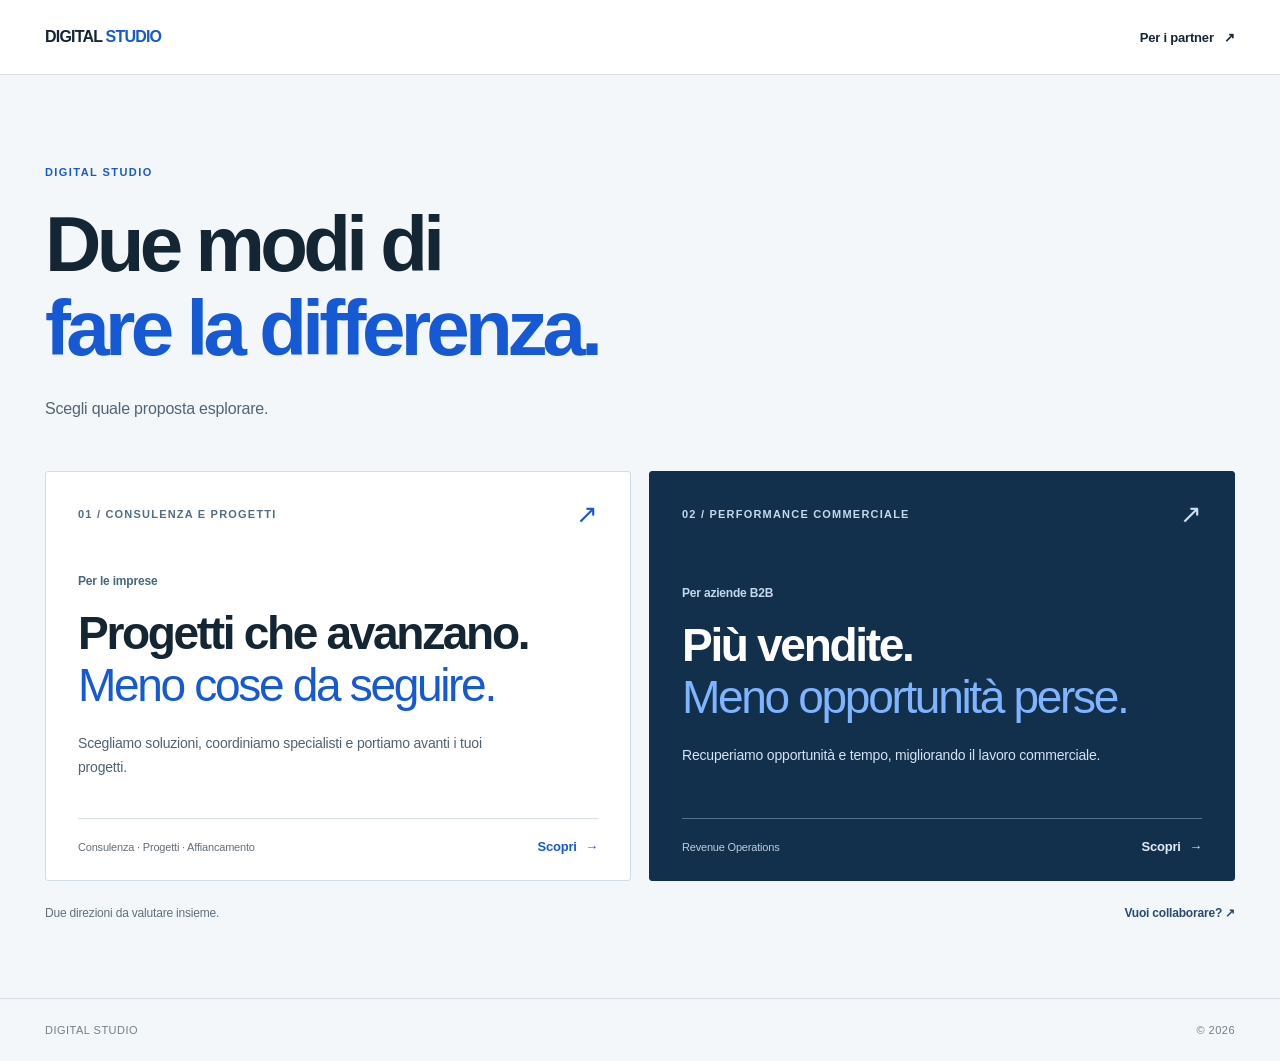
<file: index.html>
<!doctype html>
<html lang="it">
<head>
  <meta charset="utf-8">
  <meta name="viewport" content="width=device-width, initial-scale=1">
  <meta name="theme-color" content="#f7f6f1">
  <meta name="description" content="Digital Studio. Esplora due direzioni: consulenza e progetti per le imprese oppure miglioramento delle performance commerciali B2B.">
  <meta property="og:type" content="website">
  <meta property="og:title" content="Digital Studio | Due direzioni da esplorare">
  <meta property="og:description" content="Progetti che avanzano, meno cose da seguire. Oppure più vendite, meno opportunità perse.">
  <meta property="og:url" content="https://giusebuild.github.io/digital-studio/">
  <meta property="og:locale" content="it_IT">
  <title>Digital Studio | Due direzioni</title>
  <link rel="icon" href="assets/icon.svg" type="image/svg+xml">
  <link rel="stylesheet" href="assets/master.css">
</head>
<body>
  <a class="skip" href="#percorsi">Vai ai percorsi</a>
  <header class="topbar">
    <div class="wrap topbar-inner">
      <a class="wordmark" href="./" aria-label="Digital Studio, homepage">DIGITAL <em>STUDIO</em></a>
      <a class="partner-link" href="partner/">Per i partner <span aria-hidden="true">↗</span></a>
    </div>
  </header>

  <main>
    <section class="intro wrap" aria-labelledby="intro-title">
      <span class="eyebrow">Digital Studio</span>
      <h1 id="intro-title">Due modi di<br><em>fare la differenza.</em></h1>
      <p>Scegli quale proposta esplorare.</p>
    </section>
    <section class="paths wrap" id="percorsi" aria-label="Scegli una direzione">
      <a class="path path-general" href="generale/" aria-label="Apri la proposta generale: progetti che avanzano, meno cose da seguire">
        <div class="path-top"><span>01 / Consulenza e progetti</span><span class="path-open" aria-hidden="true">↗</span></div>
        <div class="path-middle">
          <span class="path-market">Per le imprese</span>
          <h2>Progetti che avanzano.<br><em>Meno cose da seguire.</em></h2>
          <p>Scegliamo soluzioni, coordiniamo specialisti e portiamo avanti i tuoi progetti.</p>
        </div>
        <div class="path-bottom"><span>Consulenza · Progetti · Affiancamento</span><strong>Scopri <span aria-hidden="true">→</span></strong></div>
      </a>
      <a class="path path-sales" href="commerciale/" aria-label="Apri la proposta commerciale: più vendite, meno opportunità perse">
        <div class="path-top"><span>02 / Performance commerciale</span><span class="path-open" aria-hidden="true">↗</span></div>
        <div class="path-middle">
          <span class="path-market">Per aziende B2B</span>
          <h2>Più vendite.<br><em>Meno opportunità perse.</em></h2>
          <p>Recuperiamo opportunità e tempo, migliorando il lavoro commerciale.</p>
        </div>
        <div class="path-bottom"><span>Revenue Operations</span><strong>Scopri <span aria-hidden="true">→</span></strong></div>
      </a>
    </section>
    <div class="bottom-note wrap">
      <span>Due direzioni da valutare insieme.</span>
      <a href="partner/">Vuoi collaborare? <span aria-hidden="true">↗</span></a>
    </div>
  </main>
  <footer class="footer"><div class="wrap footer-inner"><span>DIGITAL STUDIO</span><span>© 2026</span></div></footer>
</body>
</html>
</file>
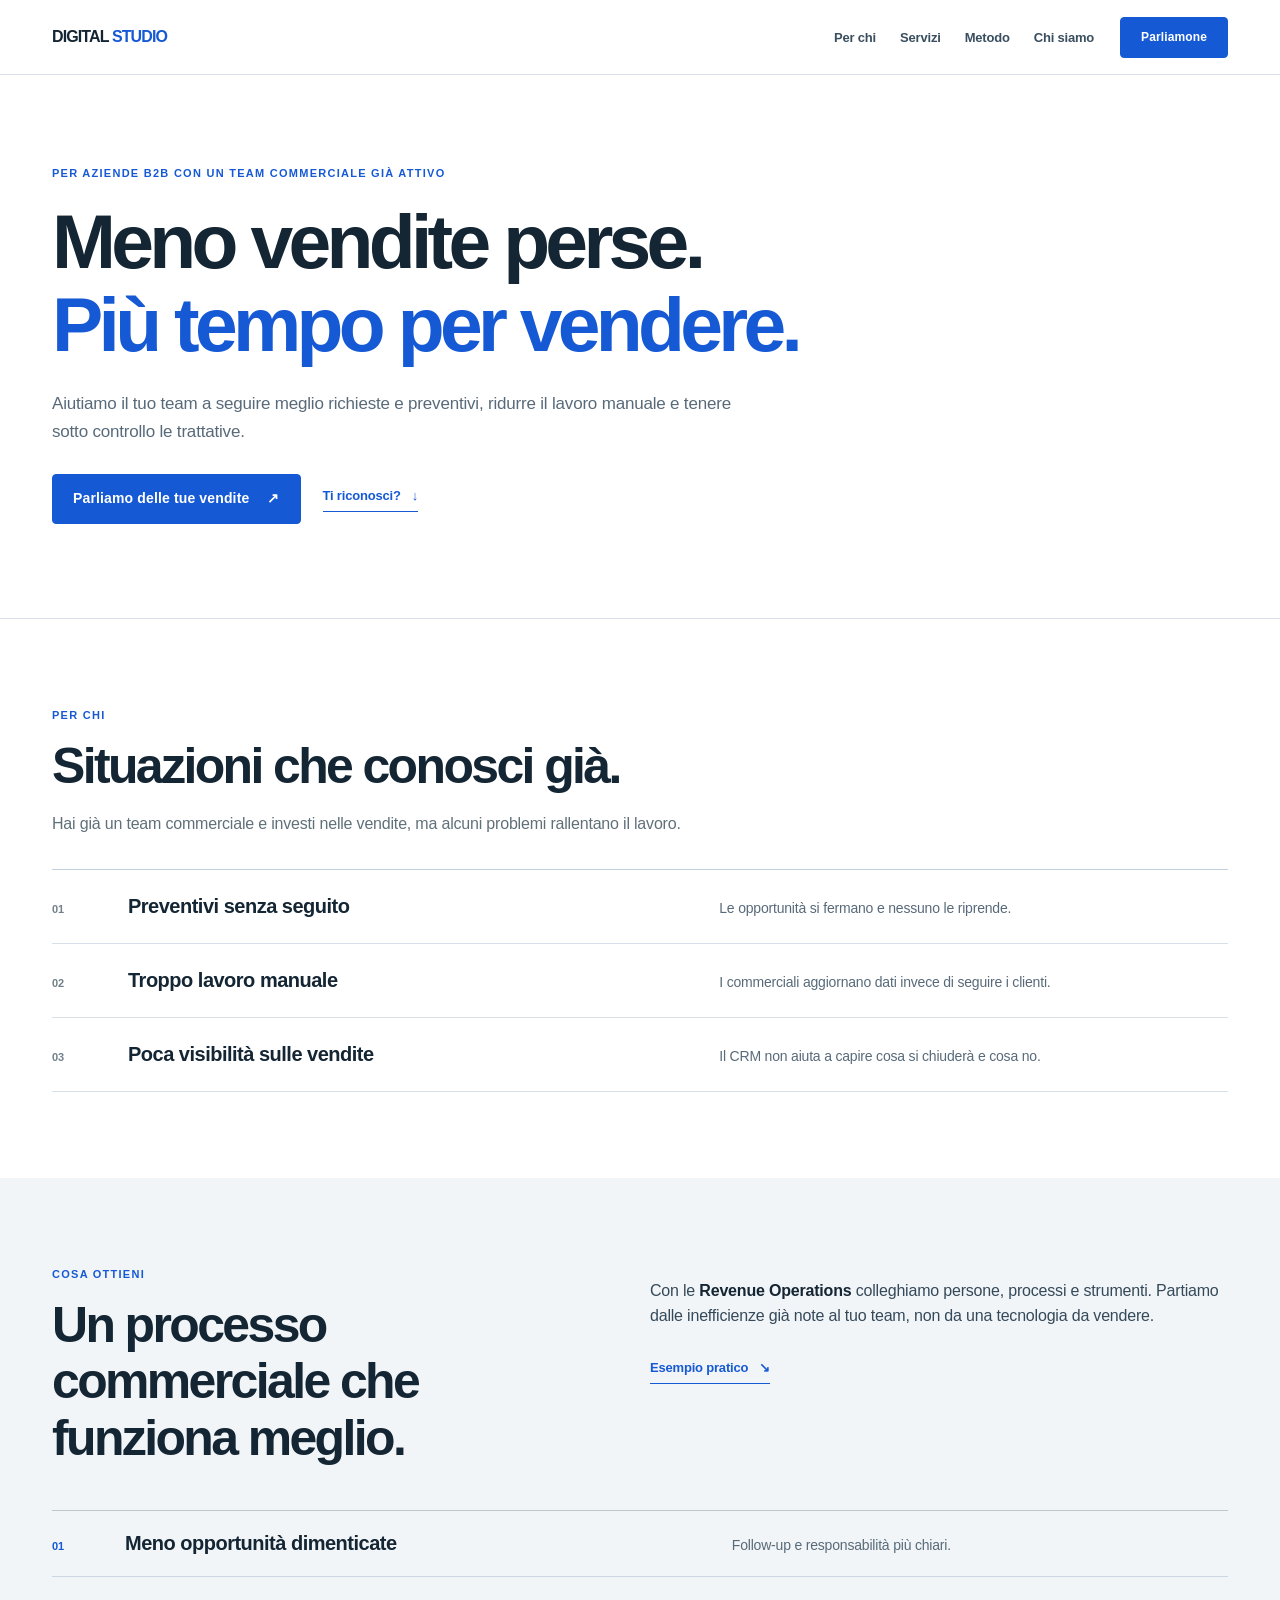
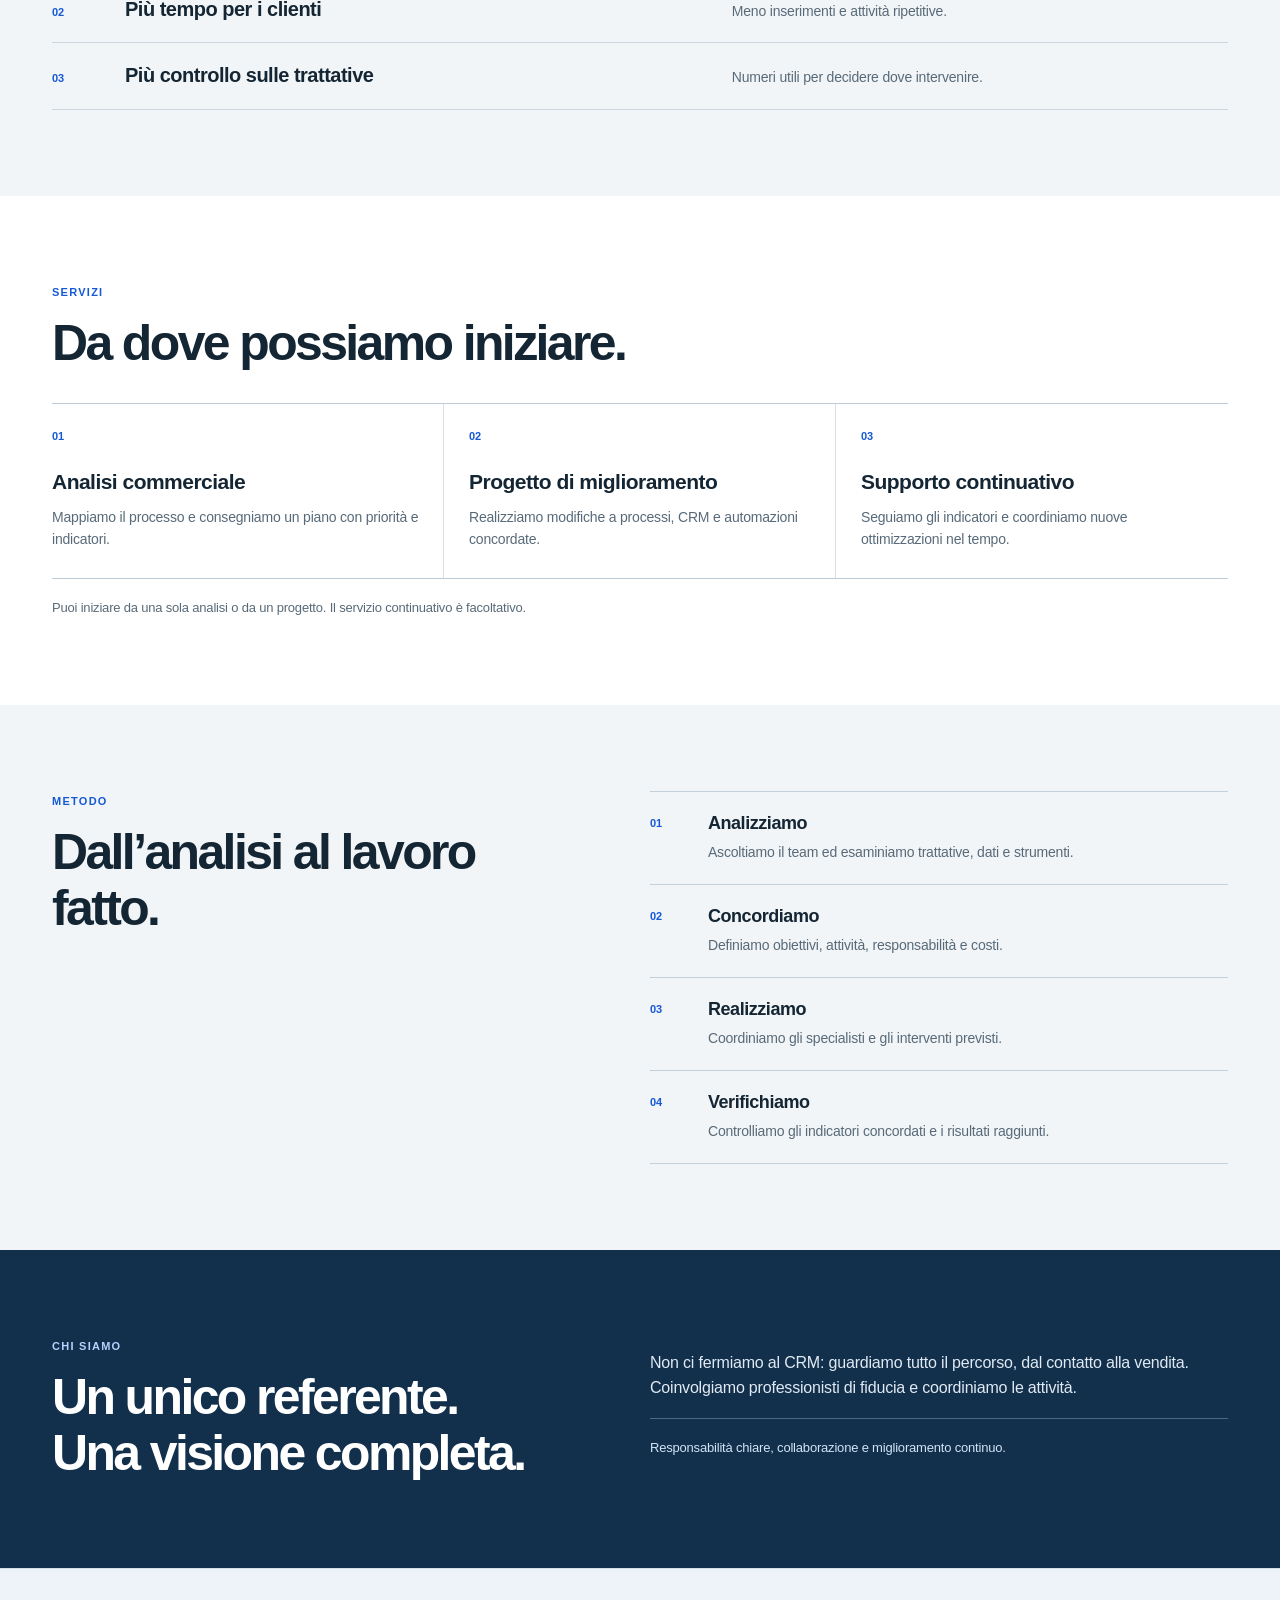
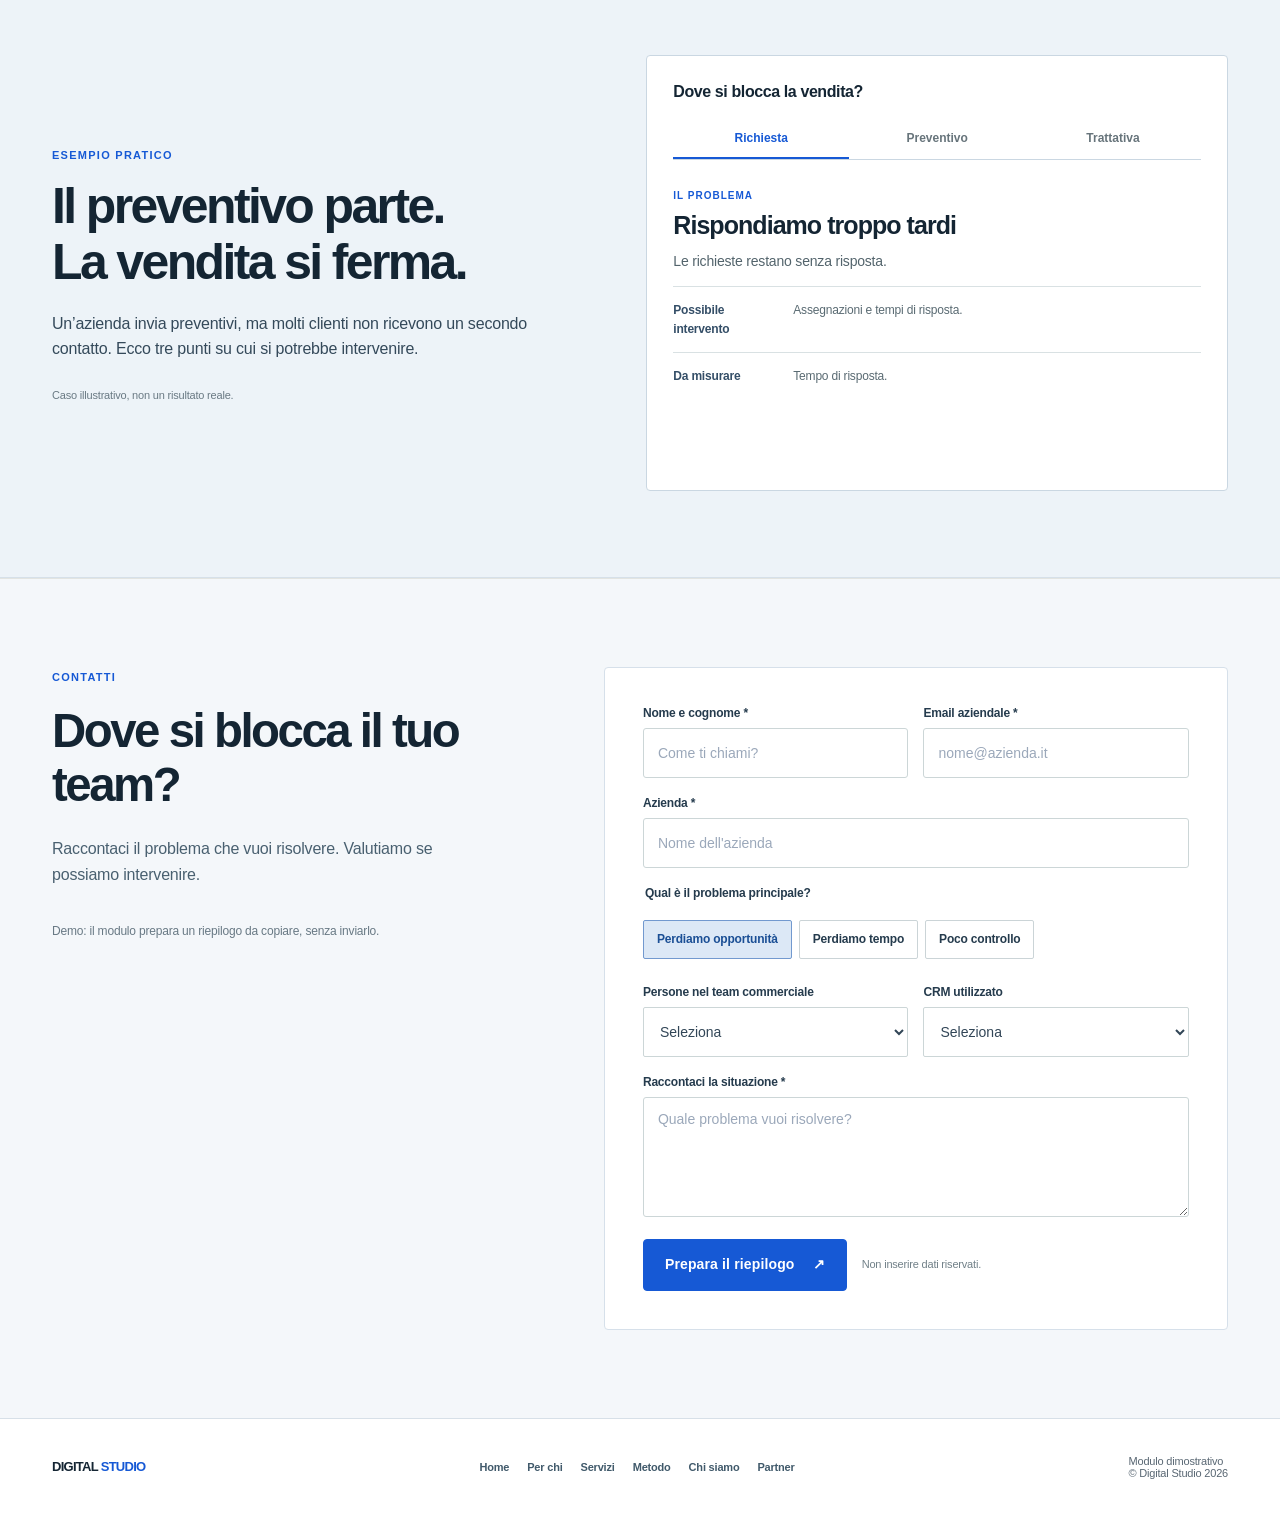
<file: commerciale/index.html>
<!doctype html>
<html lang="it">
<head>
  <meta charset="utf-8">
  <meta name="viewport" content="width=device-width, initial-scale=1">
  <meta name="theme-color" content="#fffefa">
  <meta name="robots" content="noindex,follow">
  <meta name="description" content="Digital Studio aiuta le aziende B2B a ridurre le opportunità di vendita perse, il tempo sprecato e le inefficienze del processo commerciale attraverso Revenue Operations.">
  <meta property="og:type" content="website">
  <meta property="og:title" content="Digital Studio | Meno vendite perse. Più tempo per vendere.">
  <meta property="og:description" content="Per team commerciali B2B: follow-up, processi e CRM più efficaci, con specialisti di fiducia e un unico referente.">
  <meta property="og:url" content="https://giusebuild.github.io/digital-studio/commerciale/">
  <meta property="og:locale" content="it_IT">
  <title>Digital Studio | Più vendite. Meno opportunità perse.</title>
  <link rel="icon" href="../assets/icon.svg" type="image/svg+xml">
  <link rel="stylesheet" href="../assets/styles.css">
  <link rel="stylesheet" href="../assets/editorial.css">
  <link rel="stylesheet" href="../assets/positionings.css">
  <link rel="stylesheet" href="../assets/modern.css">
  <script src="../assets/site.js" defer></script>
  <script src="../assets/commerciale.js" defer></script>
</head>
<body class="site-v2 commercial-site">
  <a class="skip-link" href="#contenuto">Vai al contenuto</a>
  <header class="site-header">
    <div class="shell header-inner">
      <a class="brand" href="../" aria-label="Digital Studio, homepage"><span class="brand-wordmark">DIGITAL <em>STUDIO</em></span></a>
      <nav class="desktop-nav" aria-label="Navigazione principale"><a href="#per-chi">Per chi</a><a href="#servizi">Servizi</a><a href="#metodo">Metodo</a><a href="#chi-siamo">Chi siamo</a></nav>
      <a class="button button--primary nav-cta" href="#contatti">Parliamone</a>
      <button class="mobile-toggle" type="button" aria-label="Apri menu" aria-expanded="false" aria-controls="mobile-nav" data-menu-toggle>☰</button>
    </div>
    <nav class="mobile-nav" id="mobile-nav" aria-label="Navigazione mobile"><a href="#per-chi">Per chi</a><a href="#servizi">Servizi</a><a href="#metodo">Metodo</a><a href="#chi-siamo">Chi siamo</a><a href="#contatti" class="button button--primary">Parliamone</a></nav>
  </header>
  <main id="contenuto">
    <section class="commercial-hero" aria-labelledby="commercial-hero-title">
      <div class="shell commercial-hero-grid">
        <div class="commercial-hero-copy">
          <span class="micro-label">Per aziende B2B con un team commerciale già attivo</span>
          <h1 id="commercial-hero-title">Meno vendite perse.<br><em>Più tempo per vendere.</em></h1>
          
          <p class="commercial-hero-desc">Aiutiamo il tuo team a seguire meglio richieste e preventivi, ridurre il lavoro manuale e tenere sotto controllo le trattative.</p>
          <div class="hero-actions">
            <a href="#contatti" class="button button--primary">Parliamo delle tue vendite <span aria-hidden="true">↗</span></a>
            <a href="#problema" class="quiet-link">Ti riconosci? <span aria-hidden="true">↓</span></a>
          </div>
        </div>
        
      </div>
    </section>

    <section class="section commercial-problems" id="per-chi" aria-labelledby="problema-title">
      <div class="shell">
        <div class="commercial-section-heading" id="problema">
          <span class="micro-label">Per chi</span>
          <h2 id="problema-title">Situazioni che conosci già.</h2>
          <p>Hai già un team commerciale e investi nelle vendite, ma alcuni problemi rallentano il lavoro.</p>
        </div>
        <div class="problem-rows">
          <article class="problem-row"><span class="row-no">01</span><h3>Preventivi senza seguito</h3><p>Le opportunità si fermano e nessuno le riprende.</p></article>
          <article class="problem-row"><span class="row-no">02</span><h3>Troppo lavoro manuale</h3><p>I commerciali aggiornano dati invece di seguire i clienti.</p></article>
          <article class="problem-row"><span class="row-no">03</span><h3>Poca visibilità sulle vendite</h3><p>Il CRM non aiuta a capire cosa si chiuderà e cosa no.</p></article>
        </div>
        
      </div>
    </section>

    <section class="section section--paper commercial-solution" id="soluzione" aria-labelledby="soluzione-title">
      <div class="shell commercial-two-col">
        <div>
          <span class="micro-label">Cosa ottieni</span>
          <h2 id="soluzione-title">Un processo commerciale che funziona meglio.</h2>
        </div>
        <div class="commercial-explainer">
          <p>Con le <strong>Revenue Operations</strong> colleghiamo persone, processi e strumenti. Partiamo dalle inefficienze già note al tuo team, non da una tecnologia da vendere.</p>
          
          <a class="quiet-link" href="#esempio">Esempio pratico <span aria-hidden="true">↘</span></a>
        </div>
      </div>
      <div class="shell outcome-list" aria-label="Risultati a cui puntiamo">
        <div class="outcome-line"><span>01</span><h3>Meno opportunità dimenticate</h3><p>Follow-up e responsabilità più chiari.</p></div>
        <div class="outcome-line"><span>02</span><h3>Più tempo per i clienti</h3><p>Meno inserimenti e attività ripetitive.</p></div>
        <div class="outcome-line"><span>03</span><h3>Più controllo sulle trattative</h3><p>Numeri utili per decidere dove intervenire.</p></div>
      </div>
    </section>

    

    <section class="section revenue-services" id="servizi" aria-labelledby="revenue-services-title">
  <div class="shell">
    <div class="commercial-section-heading">
      <span class="micro-label">Servizi</span>
      <h2 id="revenue-services-title">Da dove possiamo iniziare.</h2>
    </div>
    <div class="revenue-service-grid">
      <article><span>01</span><h3>Analisi commerciale</h3><p>Mappiamo il processo e consegniamo un piano con priorità e indicatori.</p></article>
      <article><span>02</span><h3>Progetto di miglioramento</h3><p>Realizziamo modifiche a processi, CRM e automazioni concordate.</p></article>
      <article><span>03</span><h3>Supporto continuativo</h3><p>Seguiamo gli indicatori e coordiniamo nuove ottimizzazioni nel tempo.</p></article>
    </div>
    <p class="revenue-services-note">Puoi iniziare da una sola analisi o da un progetto. Il servizio continuativo è facoltativo.</p>
  </div>
</section>

    <section class="section commercial-method" id="metodo" aria-labelledby="metodo-title">
      <div class="shell commercial-two-col">
        <div><span class="micro-label">Metodo</span><h2 id="metodo-title">Dall’analisi al lavoro fatto.</h2></div>
        <ol class="method-list">
          <li><span>01</span><div><h3>Analizziamo</h3><p>Ascoltiamo il team ed esaminiamo trattative, dati e strumenti.</p></div></li>
          <li><span>02</span><div><h3>Concordiamo</h3><p>Definiamo obiettivi, attività, responsabilità e costi.</p></div></li>
          <li><span>03</span><div><h3>Realizziamo</h3><p>Coordiniamo gli specialisti e gli interventi previsti.</p></div></li>
          <li><span>04</span><div><h3>Verifichiamo</h3><p>Controlliamo gli indicatori concordati e i risultati raggiunti.</p></div></li>
        </ol>
      </div>
    </section>
    

    <section class="section commercial-distinct" id="chi-siamo" aria-labelledby="distinct-title">
      <div class="shell commercial-two-col">
        <div>
          <span class="micro-label">Chi siamo</span>
          <h2 id="distinct-title">Un unico referente.<br>Una visione completa.</h2>
        </div>
        <div class="commercial-explainer">
          
          <p>Non ci fermiamo al CRM: guardiamo tutto il percorso, dal contatto alla vendita. Coinvolgiamo professionisti di fiducia e coordiniamo le attività.</p>
          <p class="commercial-value-line">Responsabilità chiare, collaborazione e miglioramento continuo.</p>
        </div>
      </div>
    </section>

    <section class="section commercial-case" id="esempio" aria-labelledby="esempio-title">
      <div class="shell commercial-two-col commercial-case-grid">
        <div>
          <span class="micro-label">Esempio pratico</span>
          <h2 id="esempio-title">Il preventivo parte.<br>La vendita si ferma.</h2>
          <p>Un’azienda invia preventivi, ma molti clienti non ricevono un secondo contatto. Ecco tre punti su cui si potrebbe intervenire.</p>
          <span class="case-disclaimer">Caso illustrativo, non un risultato reale.</span>
        </div>
        <div class="commercial-case-demo" aria-labelledby="case-demo-title">
          <h3 id="case-demo-title">Dove si blocca la vendita?</h3>
          <div class="stage-tabs" role="tablist" aria-label="Fasi del processo commerciale">
            <button id="stage-tab-0" type="button" role="tab" aria-selected="true" aria-controls="stage-panel-0" tabindex="0" data-sales-stage="0">Richiesta</button>
            <button id="stage-tab-1" type="button" role="tab" aria-selected="false" aria-controls="stage-panel-1" tabindex="-1" data-sales-stage="1">Preventivo</button>
            <button id="stage-tab-2" type="button" role="tab" aria-selected="false" aria-controls="stage-panel-2" tabindex="-1" data-sales-stage="2">Trattativa</button>
          </div>
          <div id="stage-panel-0" role="tabpanel" aria-labelledby="stage-tab-0" data-stage-panel="0">
            <span class="stage-detail-label">Il problema</span>
            <h4>Rispondiamo troppo tardi</h4>
            <p>Le richieste restano senza risposta.</p>
            <div class="stage-improvement"><b>Possibile intervento</b><span>Assegnazioni e tempi di risposta.</span></div>
            <div class="stage-measure"><b>Da misurare</b><span>Tempo di risposta.</span></div>
          </div>
          <div id="stage-panel-1" role="tabpanel" aria-labelledby="stage-tab-1" data-stage-panel="1" hidden>
            <span class="stage-detail-label">Il problema</span>
            <h4>I preventivi restano senza seguito</h4>
            <p>Manca il follow-up.</p>
            <div class="stage-improvement"><b>Possibile intervento</b><span>Promemoria e follow-up nel CRM.</span></div>
            <div class="stage-measure"><b>Da misurare</b><span>Preventivi seguiti e ordini.</span></div>
          </div>
          <div id="stage-panel-2" role="tabpanel" aria-labelledby="stage-tab-2" data-stage-panel="2" hidden>
            <span class="stage-detail-label">Il problema</span>
            <h4>Non sappiamo perché perdiamo le trattative</h4>
            <p>Le trattative si fermano senza un motivo chiaro.</p>
            <div class="stage-improvement"><b>Possibile intervento</b><span>Fasi, motivi di perdita e revisione periodica.</span></div>
            <div class="stage-measure"><b>Da misurare</b><span>Trattative ferme e tempi di chiusura.</span></div>
          </div>
        </div>
      </div>
    </section>

    <section class="contact-section" id="contatti" aria-labelledby="contatti-title">
      <div class="shell contact-layout">
        <div class="contact-copy">
          <span class="micro-label">Contatti</span>
          <h2 id="contatti-title">Dove si blocca il tuo team?</h2>
          <p>Raccontaci il problema che vuoi risolvere. Valutiamo se possiamo intervenire.</p>
          <p class="contact-note">Demo: il modulo prepara un riepilogo da copiare, senza inviarlo.</p>
        </div>
        <div class="contact-card">
          <form id="contact-form" data-demo-form="commerciale">
            <div class="fields-two">
              <div class="field"><label for="name">Nome e cognome *</label><input id="name" name="name" required maxlength="100" autocomplete="name" placeholder="Come ti chiami?"></div>
              <div class="field"><label for="email">Email aziendale *</label><input id="email" name="email" required type="email" maxlength="160" autocomplete="email" placeholder="nome@azienda.it"></div>
            </div>
            <div class="field"><label for="company">Azienda *</label><input id="company" name="company" required maxlength="120" autocomplete="organization" placeholder="Nome dell'azienda"></div>
            <fieldset class="field"><legend>Qual è il problema principale?</legend>
              <div class="choices">
                <label><input name="need" type="radio" value="Opportunità perse" checked>Perdiamo opportunità</label>
                <label><input name="need" type="radio" value="Tempo sprecato">Perdiamo tempo</label>
                <label><input name="need" type="radio" value="Scarso controllo delle vendite">Poco controllo</label>
              </div>
            </fieldset>
            <div class="fields-two">
              <div class="field"><label for="team">Persone nel team commerciale</label><select id="team" name="team"><option value="Non indicato">Seleziona</option><option>1–4</option><option>5–10</option><option>11–25</option><option>Oltre 25</option></select></div>
              <div class="field"><label for="crm">CRM utilizzato</label><select id="crm" name="crm"><option value="Non indicato">Seleziona</option><option>HubSpot</option><option>Salesforce</option><option>Microsoft Dynamics</option><option>Altro CRM</option><option>Nessun CRM</option></select></div>
            </div>
            <div class="field"><label for="message">Raccontaci la situazione *</label><textarea id="message" name="message" required minlength="15" maxlength="3000" placeholder="Quale problema vuoi risolvere?"></textarea></div>
            <div class="contact-actions"><button type="submit" class="button button--primary">Prepara il riepilogo <span aria-hidden="true">↗</span></button><p>Non inserire dati riservati.</p></div>
          </form>
          <div class="form-output" id="contact-result" role="status" aria-live="polite"><h3>Riepilogo pronto</h3><p>Puoi copiare il testo. Non è stato inviato.</p><button type="button" data-copy-summary>Copia il riepilogo</button></div>
        </div>
      </div>
    </section>
  </main>
  <footer class="footer">
    <div class="shell footer-inner">
      <a class="brand" href="../" aria-label="Digital Studio, homepage"><span class="brand-wordmark">DIGITAL <em>STUDIO</em></span></a>
      <nav class="footer-links" aria-label="Navigazione footer"><a href="../">Home</a><a href="#per-chi">Per chi</a><a href="#servizi">Servizi</a><a href="#metodo">Metodo</a><a href="#chi-siamo">Chi siamo</a><a href="../partner/">Partner</a></nav>
      <div class="footer-note"><span>Modulo dimostrativo</span><span>© Digital Studio 2026</span></div>
    </div>
  </footer>
</body>
</html>
</file>
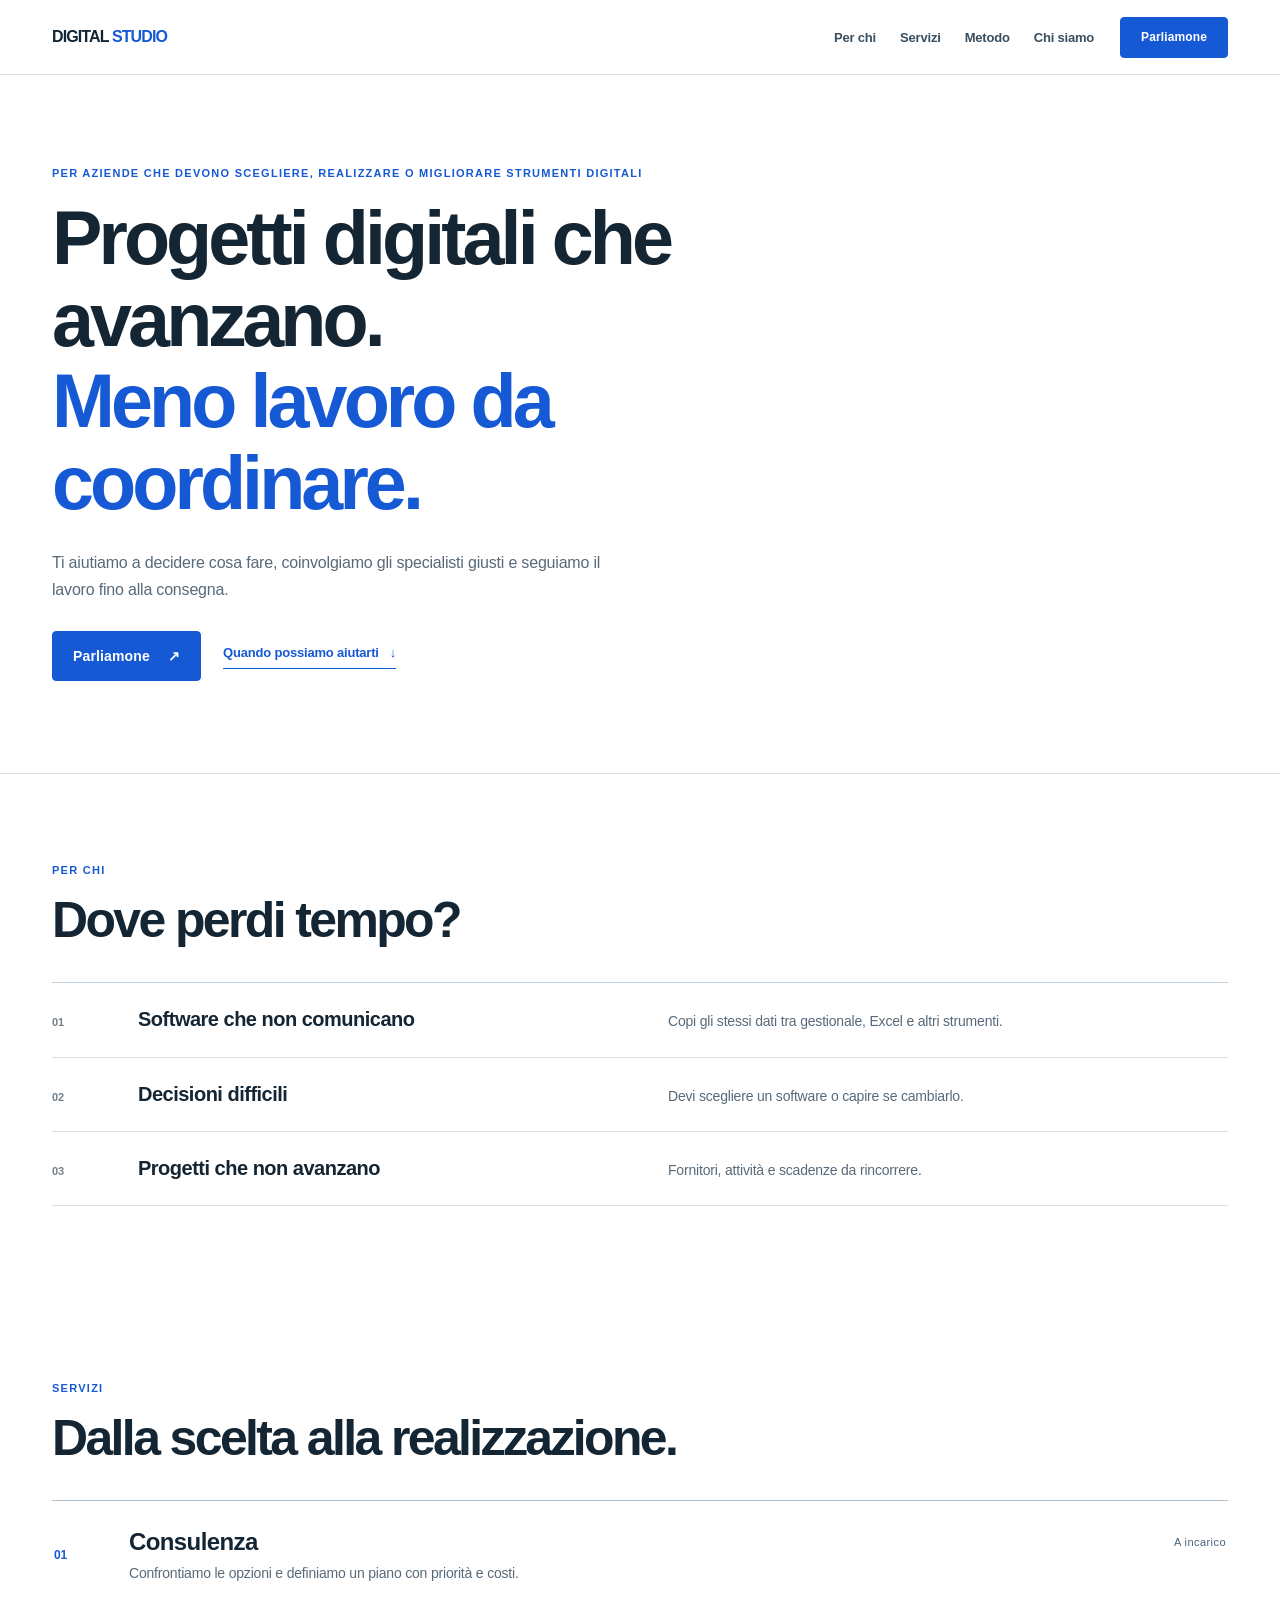
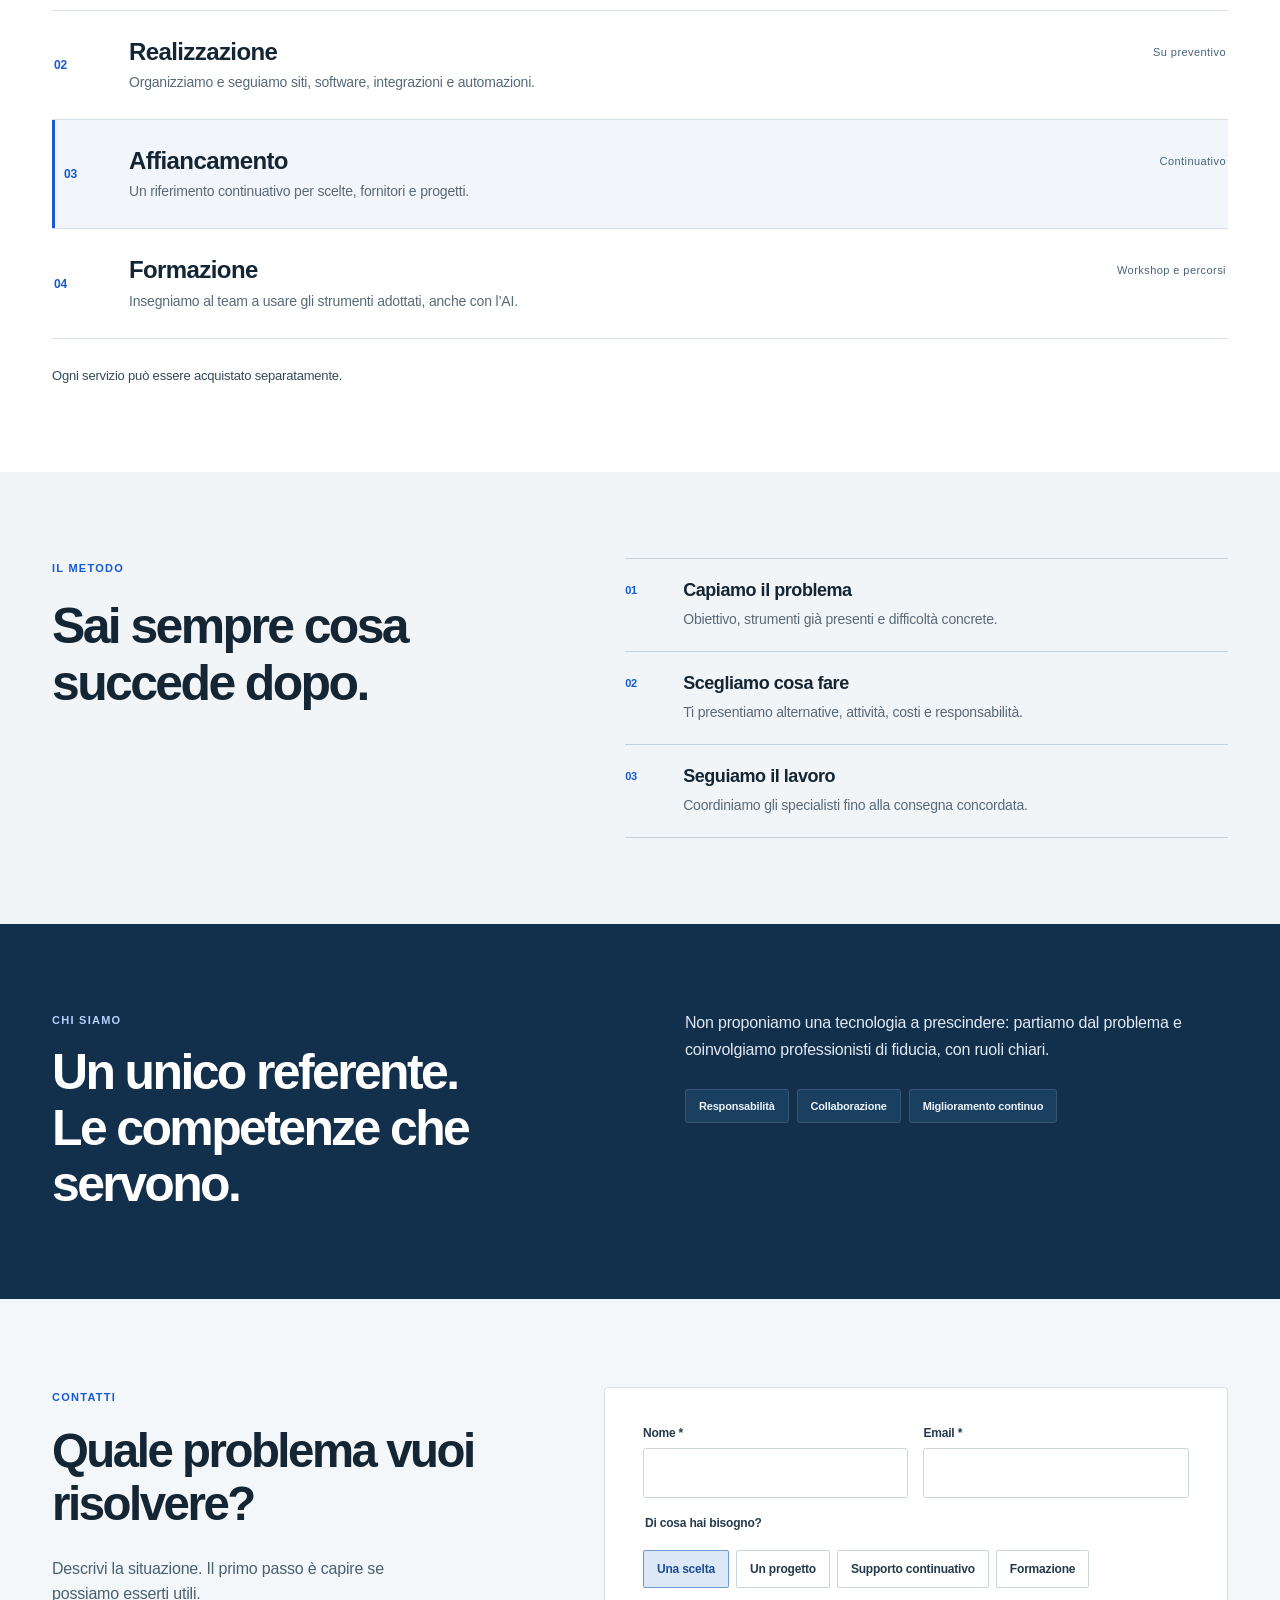
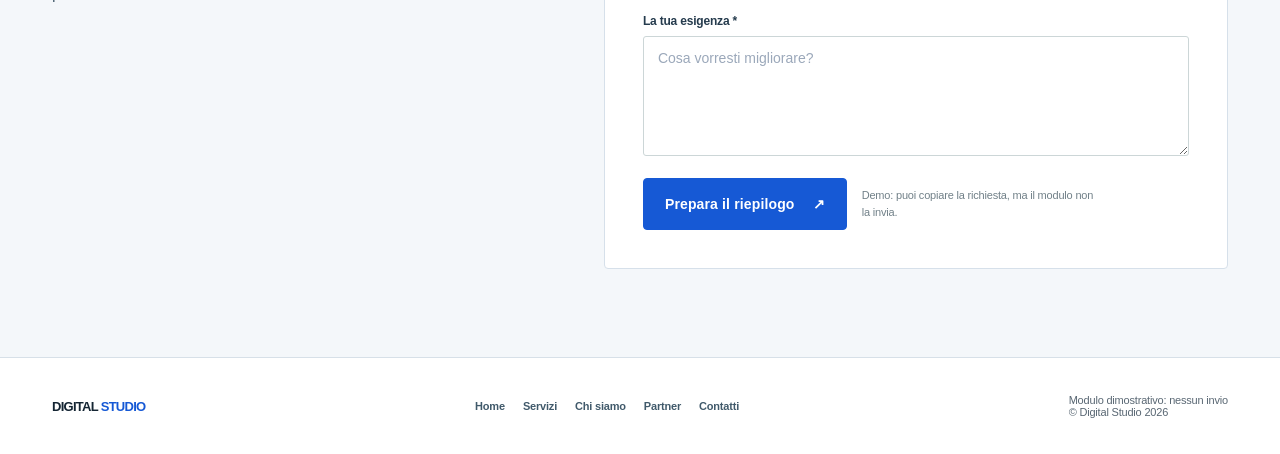
<file: generale/index.html>
<!doctype html>
<html lang="it">
<head>
  <meta charset="utf-8">
  <meta name="viewport" content="width=device-width, initial-scale=1">
  <meta name="theme-color" content="#fffefa">
  <meta name="robots" content="noindex,follow">
  <meta name="description" content="Decisioni più semplici, progetti digitali che avanzano: consulenza, specialisti coordinati e un unico referente per la tua impresa.">
  <meta property="og:type" content="website">
  <meta property="og:title" content="Digital Studio | Progetti digitali che avanzano">
  <meta property="og:description" content="Consulenza, progetti e affiancamento per le imprese. Un riferimento che coordina le competenze necessarie.">
  <meta property="og:locale" content="it_IT">
  <meta property="og:url" content="https://giusebuild.github.io/digital-studio/generale/">
  <title>Digital Studio | Progetti digitali senza complicazioni</title>
  <link rel="icon" href="../assets/icon.svg" type="image/svg+xml">
  <link rel="stylesheet" href="../assets/styles.css">
  <link rel="stylesheet" href="../assets/editorial.css">
  <link rel="stylesheet" href="../assets/modern.css">
  <script src="../assets/site.js" defer></script>
  <script src="../assets/editorial.js" defer></script>
</head>
<body class="site-v2 general-site">
  <a class="skip-link" href="#contenuto">Vai al contenuto</a>
  <header class="site-header">
    <div class="shell header-inner">
      <a class="brand" href="../" aria-label="Digital Studio, homepage"><span class="brand-wordmark">DIGITAL <em>STUDIO</em></span></a>
      <nav class="desktop-nav" aria-label="Navigazione principale"><a href="#situazioni">Per chi</a><a href="#servizi">Servizi</a><a href="#metodo">Metodo</a><a href="#chi-siamo">Chi siamo</a></nav>
      <a class="button button--primary nav-cta" href="#contatti">Parliamone</a>
      <button class="mobile-toggle" type="button" aria-label="Apri menu" aria-expanded="false" aria-controls="mobile-nav" data-menu-toggle>☰</button>
    </div>
    <nav class="mobile-nav" id="mobile-nav" aria-label="Navigazione mobile"><a href="#situazioni">Per chi</a><a href="#servizi">Servizi</a><a href="#metodo">Metodo</a><a href="#chi-siamo">Chi siamo</a><a href="#contatti" class="button button--primary">Parliamone</a></nav>
  </header>

  <main id="contenuto">
    <section class="hero" aria-labelledby="hero-title">
      <div class="shell hero-layout">
        <div class="hero-main">
          <span class="micro-label">Per aziende che devono scegliere, realizzare o migliorare strumenti digitali</span>
          <h1 id="hero-title">Progetti digitali che avanzano.<br><em>Meno lavoro da coordinare.</em></h1>
          
          <p class="hero-summary">Ti aiutiamo a decidere cosa fare, coinvolgiamo gli specialisti giusti e seguiamo il lavoro fino alla consegna.</p>
          <div class="hero-actions"><a class="button button--primary" href="#contatti">Parliamone <span aria-hidden="true">↗</span></a><a class="quiet-link" href="#situazioni">Quando possiamo aiutarti <span aria-hidden="true">↓</span></a></div>
        </div>
        
      </div>
    </section>

    <section class="section situations" id="situazioni" aria-labelledby="situazioni-title">
      <div class="shell">
        <div class="section-lead">
          <span class="micro-label">Per chi</span>
          <h2 id="situazioni-title">Dove perdi tempo?</h2>
          
        </div>
        <div class="problem-rows">
          <article class="problem-row"><span class="row-no">01</span><h3>Software che non comunicano</h3><p>Copi gli stessi dati tra gestionale, Excel e altri strumenti.</p></article>
          <article class="problem-row"><span class="row-no">02</span><h3>Decisioni difficili</h3><p>Devi scegliere un software o capire se cambiarlo.</p></article>
          <article class="problem-row"><span class="row-no">03</span><h3>Progetti che non avanzano</h3><p>Fornitori, attività e scadenze da rincorrere.</p></article>
        </div>
      </div>
    </section>

    

    <section class="section services" id="servizi" aria-labelledby="servizi-title">
      <div class="shell">
        <div class="section-lead section-lead--compact"><span class="micro-label">Servizi</span><h2 id="servizi-title">Dalla scelta alla realizzazione.</h2></div>
        <div class="service-list">
          <article class="service-row"><span class="service-index">01</span><div><h3>Consulenza</h3><p>Confrontiamo le opzioni e definiamo un piano con priorità e costi.</p></div><span class="service-format">A incarico</span></article>
          <article class="service-row"><span class="service-index">02</span><div><h3>Realizzazione</h3><p>Organizziamo e seguiamo siti, software, integrazioni e automazioni.</p></div><span class="service-format">Su preventivo</span></article>
          <article class="service-row service-row--key"><span class="service-index">03</span><div><h3>Affiancamento</h3><p>Un riferimento continuativo per scelte, fornitori e progetti.</p></div><span class="service-format">Continuativo</span></article>
          <article class="service-row"><span class="service-index">04</span><div><h3>Formazione</h3><p>Insegniamo al team a usare gli strumenti adottati, anche con l’AI.</p></div><span class="service-format">Workshop e percorsi</span></article>
        </div>
        <p class="service-bottom">Ogni servizio può essere acquistato separatamente.</p>
      </div>
    </section>

    <section class="section section--paper" id="metodo" aria-labelledby="metodo-title">
      <div class="shell method-grid">
        <div><span class="micro-label">Il metodo</span><h2 id="metodo-title">Sai sempre cosa succede dopo.</h2></div>
        <ol class="method-list">
          <li><span>01</span><div><h3>Capiamo il problema</h3><p>Obiettivo, strumenti già presenti e difficoltà concrete.</p></div></li>
          <li><span>02</span><div><h3>Scegliamo cosa fare</h3><p>Ti presentiamo alternative, attività, costi e responsabilità.</p></div></li>
          <li><span>03</span><div><h3>Seguiamo il lavoro</h3><p>Coordiniamo gli specialisti fino alla consegna concordata.</p></div></li>
        </ol>
      </div>
    </section>

    <section class="section studio-about" id="chi-siamo" aria-labelledby="about-title">
  <div class="shell studio-about-layout">
    <div><span class="micro-label">Chi siamo</span><h2 id="about-title">Un unico referente.<br>Le competenze che servono.</h2></div>
    <div class="studio-about-body">
      
      <p>Non proponiamo una tecnologia a prescindere: partiamo dal problema e coinvolgiamo professionisti di fiducia, con ruoli chiari.</p>
      <div class="about-values"><span>Responsabilità</span><span>Collaborazione</span><span>Miglioramento continuo</span></div>
    </div>
  </div>
</section>

    <section class="contact-section" id="contatti" aria-labelledby="contatti-title">
      <div class="shell contact-layout">
        <div class="contact-copy"><span class="micro-label">Contatti</span><h2 id="contatti-title">Quale problema vuoi risolvere?</h2><p>Descrivi la situazione. Il primo passo è capire se possiamo esserti utili.</p></div>
        <div class="contact-card">
          <form id="contact-form" data-demo-form="cliente">
            <div class="fields-two">
              <div class="field"><label for="name">Nome *</label><input id="name" name="name" autocomplete="name" maxlength="100" required></div>
              <div class="field"><label for="email">Email *</label><input id="email" name="email" autocomplete="email" type="email" maxlength="160" required></div>
            </div>
            <fieldset class="field"><legend>Di cosa hai bisogno?</legend><div class="choices">
              <label><input type="radio" name="need" value="Valutare un problema" checked>Una scelta</label>
              <label><input type="radio" name="need" value="Un progetto">Un progetto</label>
              <label><input type="radio" name="need" value="Affiancamento continuativo">Supporto continuativo</label>
              <label><input type="radio" name="need" value="Formazione">Formazione</label>
            </div></fieldset>
            <div class="field"><label for="message">La tua esigenza *</label><textarea id="message" name="message" minlength="15" maxlength="3000" required placeholder="Cosa vorresti migliorare?"></textarea></div>
            <div class="contact-actions"><button type="submit" class="button button--primary">Prepara il riepilogo <span aria-hidden="true">↗</span></button><p>Demo: puoi copiare la richiesta, ma il modulo non la invia.</p></div>
          </form>
          <div id="contact-result" class="form-output" role="status" aria-live="polite"><h3>Riepilogo pronto</h3><p>Puoi copiare il testo. Non è stato inviato.</p><button type="button" data-copy-summary>Copia il riepilogo</button></div>
        </div>
      </div>
    </section>
  </main>
  <footer class="footer"><div class="shell footer-inner">
    <a class="brand" href="../" aria-label="Digital Studio, homepage"><span class="brand-wordmark">DIGITAL <em>STUDIO</em></span></a>
    <nav class="footer-links" aria-label="Navigazione footer"><a href="../">Home</a><a href="#servizi">Servizi</a><a href="#chi-siamo">Chi siamo</a><a href="../partner/">Partner</a><a href="#contatti">Contatti</a></nav>
    <div class="footer-note"><span>Modulo dimostrativo: nessun invio</span><span>© Digital Studio 2026</span></div>
  </div></footer>
</body>
</html>
</file>
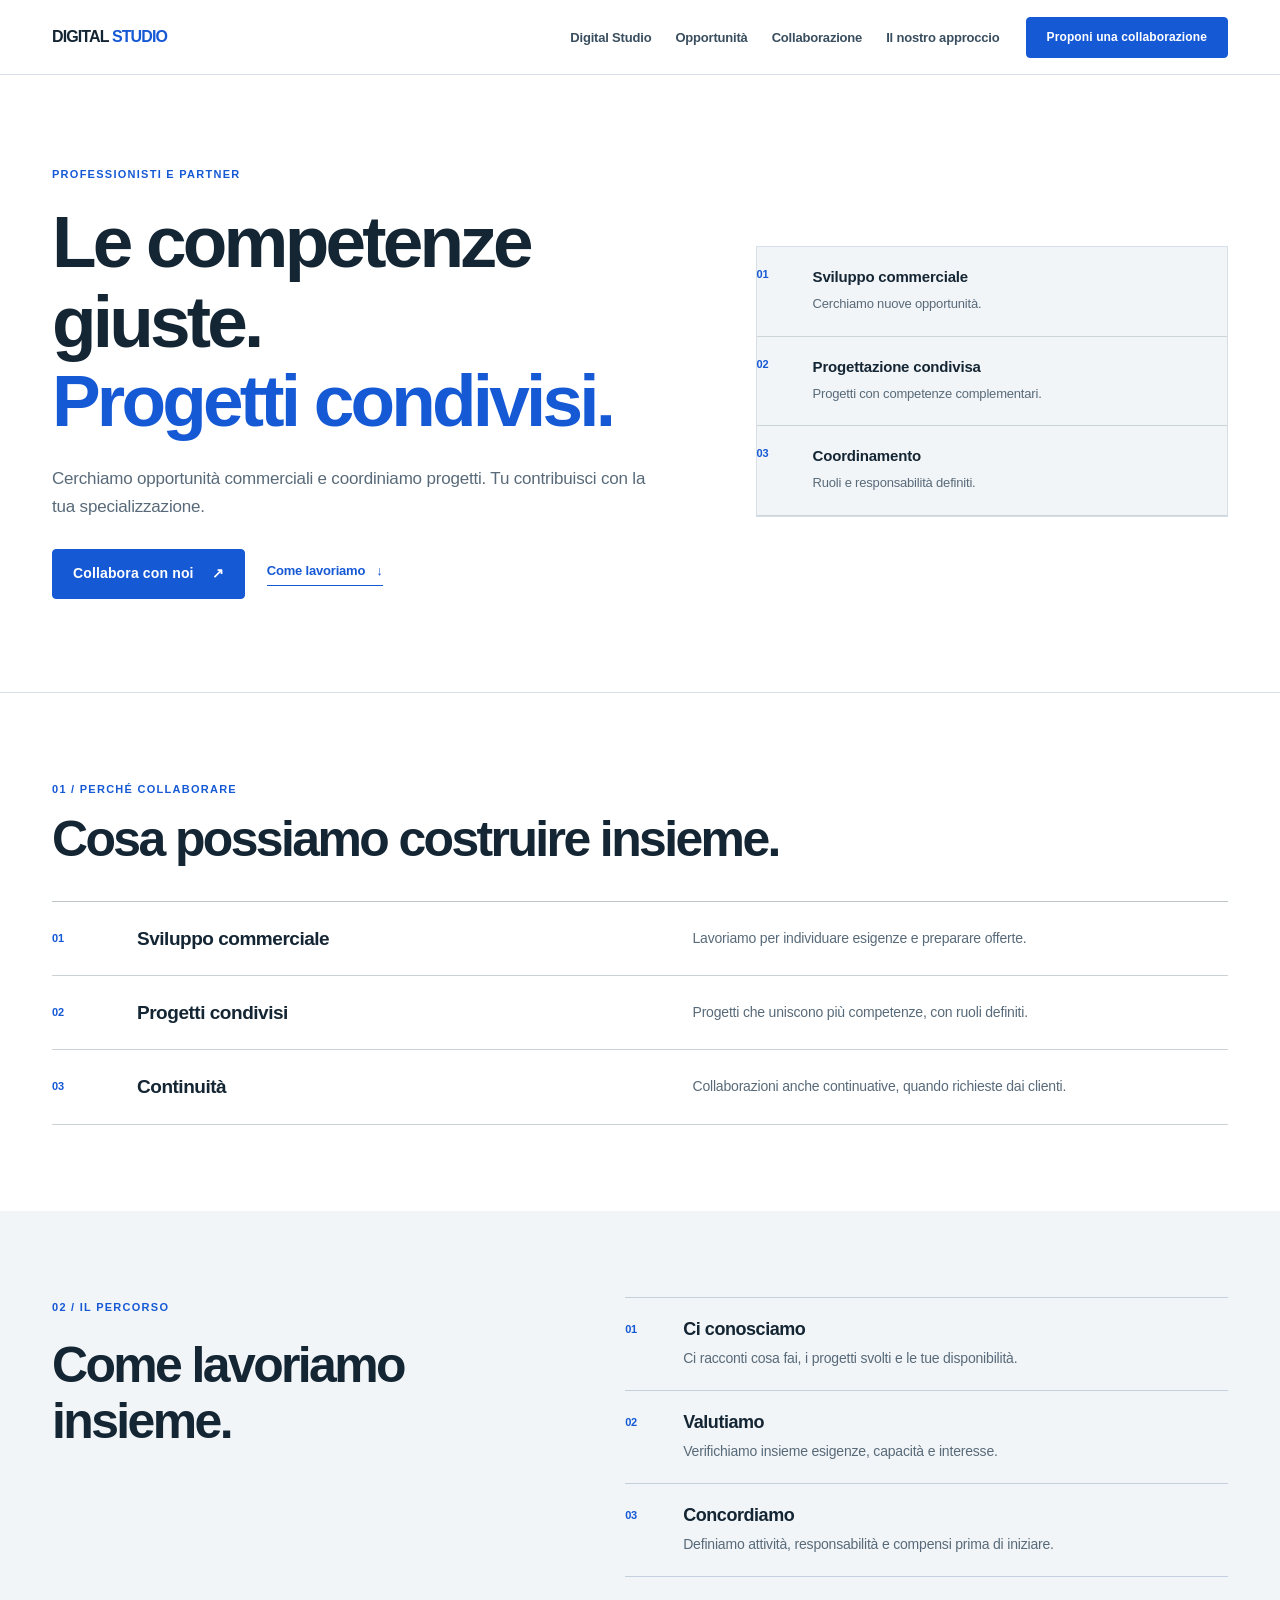
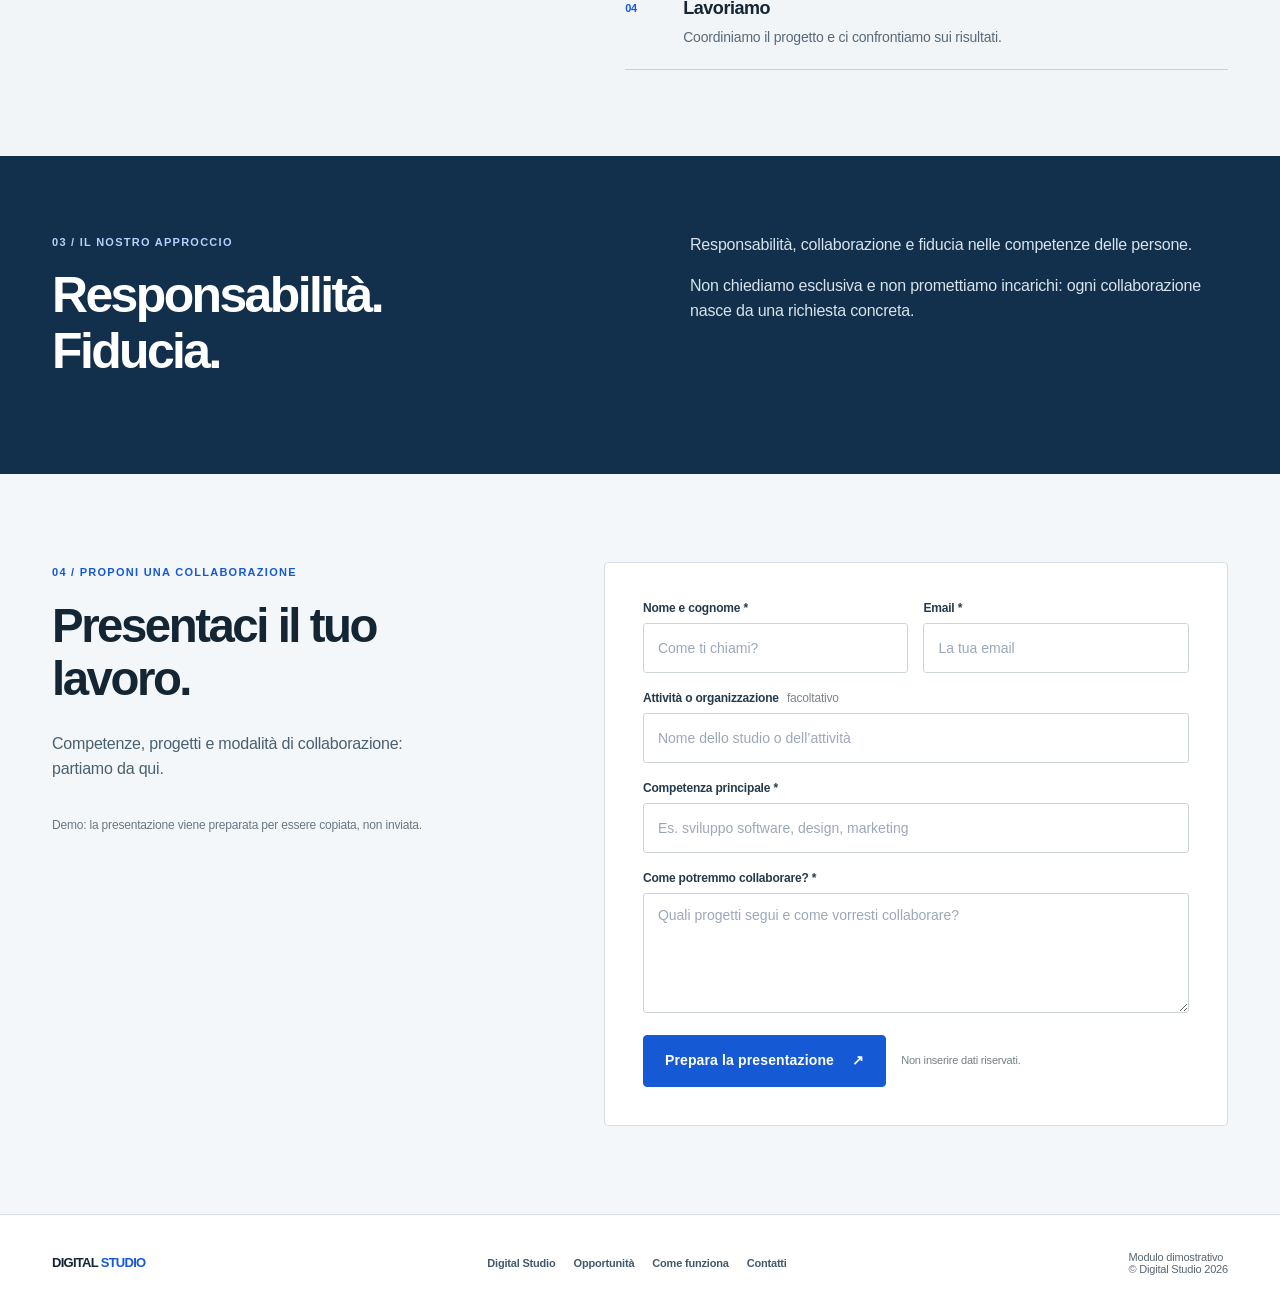
<file: partner/index.html>
<!doctype html>
<html lang="it">
<head>
  <meta charset="utf-8">
  <meta name="viewport" content="width=device-width, initial-scale=1">
  <meta name="theme-color" content="#fffefa">
  <meta name="description" content="Digital Studio sviluppa collaborazioni e opportunità commerciali con professionisti e imprese specializzate: competenze complementari, progetti e responsabilità chiare.">
  <meta property="og:type" content="website">
  <meta property="og:title" content="Digital Studio | Collaborazioni e opportunità per i professionisti">
  <meta property="og:description" content="Una rete che collega opportunità commerciali e competenze complementari, con progetti e condizioni concordate.">
  <meta property="og:url" content="https://giusebuild.github.io/digital-studio/partner/">
  <meta property="og:locale" content="it_IT">
  <title>Digital Studio | Collaborare come partner</title>
  <link rel="icon" href="../assets/icon.svg" type="image/svg+xml">
  <link rel="stylesheet" href="../assets/styles.css">
  <link rel="stylesheet" href="../assets/editorial.css">
  <link rel="stylesheet" href="../assets/modern.css">
  <script src="../assets/site.js" defer></script>
</head>
<body class="site-v2">
  <a class="skip-link" href="#contenuto">Vai al contenuto</a>
  <header class="site-header">
    <div class="shell header-inner">
      <a class="brand" href="../" aria-label="Digital Studio, homepage">
        
        <span class="brand-wordmark">DIGITAL <em>STUDIO</em></span>
      </a>
      <nav class="desktop-nav" aria-label="Navigazione principale"><a href="../">Digital Studio</a><a href="#opportunita">Opportunità</a><a href="#collaborazione">Collaborazione</a><a href="#principi">Il nostro approccio</a></nav>
      <a class="button button--primary nav-cta" href="#contatti">Proponi una collaborazione</a>
      <button class="mobile-toggle" type="button" aria-label="Apri menu" aria-expanded="false" aria-controls="mobile-nav" data-menu-toggle>☰</button>
    </div>
    <nav class="mobile-nav" id="mobile-nav" aria-label="Navigazione mobile">
      <a href="../">Digital Studio</a><a href="#opportunita">Opportunità</a><a href="#collaborazione">Collaborazione</a><a href="#principi">Il nostro approccio</a><a class="button button--primary" href="#contatti">Proponi una collaborazione</a>
    </nav>
  </header>

  <main id="contenuto">
    <section class="partner-hero" aria-labelledby="partner-hero-title">
      <div class="shell partner-hero-grid">
        <div>
          <span class="micro-label">Professionisti e partner</span>
          <h1 id="partner-hero-title">Le competenze giuste.<br><em>Progetti condivisi.</em></h1>
          <p class="lead">Cerchiamo opportunità commerciali e coordiniamo progetti. Tu contribuisci con la tua specializzazione.</p>
          <div class="hero-actions"><a class="button button--primary" href="#contatti">Collabora con noi <span aria-hidden="true">↗</span></a><a class="quiet-link" href="#collaborazione">Come lavoriamo <span aria-hidden="true">↓</span></a></div>
        </div>
        <aside class="partner-grid-notes" aria-label="Cosa portiamo nella collaborazione">
          <div><div><b>Sviluppo commerciale</b><p>Cerchiamo nuove opportunità.</p></div></div>
          <div><div><b>Progettazione condivisa</b><p>Progetti con competenze complementari.</p></div></div>
          <div><div><b>Coordinamento</b><p>Ruoli e responsabilità definiti.</p></div></div>
        </aside>
      </div>
    </section>

    <section class="section situations" id="opportunita" aria-labelledby="opportunita-title">
      <div class="shell">
        <div class="section-lead">
          <span class="micro-label">01 / Perché collaborare</span>
          <h2 id="opportunita-title">Cosa possiamo costruire insieme.</h2>
          
        </div>
        <div class="partner-offer-list">
          <article class="partner-offer-row"><span>01</span><h3>Sviluppo commerciale</h3><p>Lavoriamo per individuare esigenze e preparare offerte.</p></article>
          <article class="partner-offer-row"><span>02</span><h3>Progetti condivisi</h3><p>Progetti che uniscono più competenze, con ruoli definiti.</p></article>
          <article class="partner-offer-row"><span>03</span><h3>Continuità</h3><p>Collaborazioni anche continuative, quando richieste dai clienti.</p></article>
        </div>
      </div>
    </section>

    <section class="section partner-method" id="collaborazione" aria-labelledby="collaborazione-title">
      <div class="shell method-grid">
        <div><span class="micro-label">02 / Il percorso</span><h2 id="collaborazione-title">Come lavoriamo insieme.</h2></div>
        <ol class="method-list">
          <li><span>01</span><div><h3>Ci conosciamo</h3><p>Ci racconti cosa fai, i progetti svolti e le tue disponibilità.</p></div></li>
          <li><span>02</span><div><h3>Valutiamo</h3><p>Verifichiamo insieme esigenze, capacità e interesse.</p></div></li>
          <li><span>03</span><div><h3>Concordiamo</h3><p>Definiamo attività, responsabilità e compensi prima di iniziare.</p></div></li>
          <li><span>04</span><div><h3>Lavoriamo</h3><p>Coordiniamo il progetto e ci confrontiamo sui risultati.</p></div></li>
        </ol>
      </div>
    </section>

    <section class="partner-values-new" id="principi" aria-labelledby="principi-title">
      <div class="shell partner-values-grid">
        <div><span class="micro-label">03 / Il nostro approccio</span><h2 id="principi-title">Responsabilità.<br>Fiducia.</h2></div>
        <div><p>Responsabilità, collaborazione e fiducia nelle competenze delle persone.</p><p>Non chiediamo esclusiva e non promettiamo incarichi: ogni collaborazione nasce da una richiesta concreta.</p></div>
      </div>
    </section>

    <section class="contact-section" id="contatti" aria-labelledby="contatti-title">
      <div class="shell contact-layout">
        <div class="contact-copy">
          <span class="micro-label">04 / Proponi una collaborazione</span>
          <h2 id="contatti-title">Presentaci il tuo lavoro.</h2>
          <p>Competenze, progetti e modalità di collaborazione: partiamo da qui.</p>
          <p class="contact-note">Demo: la presentazione viene preparata per essere copiata, non inviata.</p>
        </div>
        <div class="contact-card">
          <form id="contact-form" data-demo-form="partner">
            <div class="fields-two">
              <div class="field"><label for="name">Nome e cognome *</label><input id="name" name="name" autocomplete="name" maxlength="100" required placeholder="Come ti chiami?"></div>
              <div class="field"><label for="email">Email *</label><input id="email" name="email" autocomplete="email" type="email" maxlength="160" required placeholder="La tua email"></div>
            </div>
            <div class="field"><label for="company">Attività o organizzazione <span class="field-optional">facoltativo</span></label><input id="company" name="company" maxlength="120" autocomplete="organization" placeholder="Nome dello studio o dell’attività"></div>
            <div class="field"><label for="specialty">Competenza principale *</label><input id="specialty" name="specialty" maxlength="140" required placeholder="Es. sviluppo software, design, marketing"></div>
            <div class="field"><label for="message">Come potremmo collaborare? *</label><textarea id="message" name="message" minlength="15" maxlength="3000" required placeholder="Quali progetti segui e come vorresti collaborare?"></textarea></div>
            <div class="contact-actions"><button type="submit" class="button button--primary">Prepara la presentazione <span aria-hidden="true">↗</span></button><p>Non inserire dati riservati.</p></div>
          </form>
          <div id="contact-result" class="form-output" role="status" aria-live="polite"><h3>Presentazione pronta</h3><p>Puoi copiare il testo. Non è stato inviato.</p><button type="button" data-copy-summary>Copia la presentazione</button></div>
        </div>
      </div>
    </section>
  </main>

  <footer class="footer">
    <div class="shell footer-inner">
      <a class="brand" href="../" aria-label="Digital Studio, homepage"><span class="brand-wordmark">DIGITAL <em>STUDIO</em></span></a>
      <nav class="footer-links" aria-label="Navigazione nel footer"><a href="../">Digital Studio</a><a href="#opportunita">Opportunità</a><a href="#collaborazione">Come funziona</a><a href="#contatti">Contatti</a></nav>
      <div class="footer-note"><span>Modulo dimostrativo</span><span>© Digital Studio 2026</span></div>
    </div>
  </footer>
</body>
</html>
</file>
<file: assets/master.css>
/* Digital Studio master: two clear business choices. No external fonts or scripts. */
:root{--bg:#f7f6f1;--paper:#fffefa;--ink:#1e2d3b;--muted:#65717a;--line:#d6ddd9;--accent:#2055bd}
*{box-sizing:border-box}
html{scroll-behavior:smooth}
body{margin:0;background:var(--bg);color:var(--ink);font-family:-apple-system,BlinkMacSystemFont,"Segoe UI",Arial,sans-serif;font-size:16px;-webkit-font-smoothing:antialiased}
a{color:inherit;text-decoration:none}
a:focus-visible{outline:3px solid #6694ea;outline-offset:4px}
.skip{position:absolute;top:-80px;left:16px;padding:12px;background:#fff;color:#123d8d;z-index:10}
.skip:focus{top:12px}
.wrap{max-width:1190px;width:calc(100% - 88px);margin:0 auto}
.topbar{background:var(--bg);border-bottom:1px solid var(--line)}
.topbar-inner{min-height:78px;display:flex;align-items:center;justify-content:space-between;gap:24px}
.wordmark{font-weight:850;font-size:15px;letter-spacing:-.05em}
.wordmark em{font-style:normal;color:var(--accent)}
.partner-link{font-size:13px;font-weight:600}
.partner-link:hover,.bottom-note a:hover{color:var(--accent)}
.partner-link span{margin-left:7px}
.intro{padding:100px 0 60px}
.eyebrow{text-transform:uppercase;letter-spacing:.13em;font-size:11px;font-weight:750;color:var(--accent)}
h1,h2{font-family:Georgia,"Iowan Old Style","Palatino Linotype",serif;font-weight:400;letter-spacing:-.058em}
h1{font-size:clamp(46px,5.7vw,77px);line-height:1.075;margin:22px 0 25px}
h1 em{font-weight:400;color:var(--accent)}
.intro p{font-size:17px;line-height:1.6;color:#5a6770;max-width:630px;margin:0}
.paths{display:grid;grid-template-columns:repeat(2,minmax(0,1fr));gap:20px;align-items:stretch}
.path{border:1px solid #ced8d9;min-width:0;min-height:460px;padding:32px 34px 28px;display:flex;flex-direction:column;justify-content:space-between;transition:border-color .13s,background-color .13s;position:relative}
.path:hover{border-color:#7796b8}
.path-general{background:var(--paper)}
.path-sales{background:#233d57;color:#fff;border-color:#233d57}
.path-sales:hover{background:#1d354e;border-color:#4f80c1}
.path-top{display:flex;justify-content:space-between;align-items:center;gap:12px}
.path-top>span:first-child{font-size:11px;letter-spacing:.11em;text-transform:uppercase;font-weight:720;color:#617486}
.path-sales .path-top>span:first-child{color:#bdcedb}
.path-open{font-size:26px;font-weight:400;line-height:1;color:var(--accent)}
.path-sales .path-open{color:#cddff2}
.path-middle{margin-top:40px;margin-bottom:35px}
.path-market{font-size:12px;font-weight:670;line-height:1.5;color:#526b83}
.path-sales .path-market{color:#d7e2e9}
.path h2{font-size:clamp(31px,3.5vw,48px);line-height:1.12;margin:17px 0 21px}
.path h2 em{font-weight:400;color:var(--accent)}
.path-sales h2{color:white}
.path-sales h2 em{color:#bed9ff}
.path-middle p{font-size:15px;line-height:1.7;color:#52606b;max-width:445px;margin:0}
.path-sales .path-middle p{color:#d8e0e8}
.path-bottom{display:flex;justify-content:space-between;align-items:center;gap:12px;padding-top:20px;border-top:1px solid #d9e0df;flex-wrap:wrap}
.path-sales .path-bottom{border-top-color:#5c7185}
.path-bottom>span{font-size:11px;color:#62707a}
.path-sales .path-bottom>span{color:#bbcddc}
.path-bottom strong{font-size:13px;font-weight:680;color:var(--accent);white-space:nowrap}
.path-sales .path-bottom strong{color:#e0edfa}
.path-bottom strong span{margin-left:5px}
.bottom-note{display:flex;justify-content:space-between;align-items:center;gap:20px;padding:31px 0 78px;font-size:12px;color:#63717b}
.bottom-note a{font-weight:680;color:#284a73;white-space:nowrap}
.footer{border-top:1px solid var(--line)}
.footer-inner{display:flex;justify-content:space-between;gap:20px;padding:25px 0;font-size:11px;color:#718087;letter-spacing:.045em}
@media(max-width:830px){.wrap{width:calc(100% - 48px)}.intro{padding:75px 0 42px}.paths{grid-template-columns:1fr}.path{min-height:390px}.path h2{font-size:clamp(33px,5.5vw,50px)}.bottom-note{padding-bottom:57px}}
@media(max-width:530px){.wrap{width:calc(100% - 36px)}.topbar-inner{min-height:67px}.intro{padding:60px 0 36px}.intro h1{font-size:clamp(39px,10vw,56px)}.intro p{font-size:15px}.paths{gap:15px}.path{min-height:360px;padding:25px 23px}.path-middle{margin-top:32px;margin-bottom:30px}.path h2{font-size:clamp(33px,8.5vw,43px)}.path-middle p{font-size:14px}.path-bottom{align-items:flex-start;flex-direction:column;gap:15px}.bottom-note{align-items:flex-start;flex-direction:column;gap:15px}}
@media(prefers-reduced-motion:reduce){html{scroll-behavior:auto}*{transition:none!important}}


/* Modern B2B alignment with both client pages */
:root{--bg:#f4f7fa;--paper:#fff;--ink:#142533;--muted:#586a79;--line:#d7e0e8;--accent:#1659d5}
body{letter-spacing:-.012em}
.topbar{background:#fff}
.topbar-inner{min-height:74px}
.wordmark{font-size:16px;font-weight:840}
.partner-link{font-weight:710}
.eyebrow{font-size:11px;font-weight:780}
h1,h2{font-family:-apple-system,BlinkMacSystemFont,"Segoe UI",Arial,sans-serif;font-style:normal;letter-spacing:-.06em}
h1{font-size:clamp(50px,6.1vw,83px);font-weight:800;line-height:1.08}
h1 em,h2 em{font-style:normal;font-weight:inherit}
.intro{padding:87px 0 50px}
.intro p{font-size:16px;color:#526575}
.paths{gap:18px}
.path{min-height:410px;padding:29px 32px 26px;border-color:#d0dce6;border-radius:3px}
.path-general{background:#fff}
.path-sales{background:#122f4b;border-color:#122f4b}
.path-sales:hover{background:#173b5b;border-color:#3977be}
.path-top>span:first-child{color:#516e85}
.path-sales .path-top>span:first-child{color:#c5d8ec}
.path-market{color:#456983}
.path-sales .path-market{color:#c5d8ec}
.path h2{font-size:clamp(32px,3.6vw,48px);font-weight:770;line-height:1.13;letter-spacing:-.051em}
.path h2 em{color:var(--accent)}
.path-sales h2 em{color:#80b4ff}
.path-middle{margin-top:32px;margin-bottom:27px}
.path-middle p{font-size:14px;color:#506371}
.path-sales .path-middle p{color:#d5e4f3}
.path-bottom{border-top-color:#d4e0e8}
.path-sales .path-bottom{border-top-color:#52718d}
.path-bottom strong{font-weight:760}
.bottom-note{padding-top:25px}
@media(max-width:830px){.intro{padding:65px 0 35px}.path{min-height:335px}}
@media(max-width:530px){.topbar-inner{min-height:65px}.intro{padding:48px 0 32px}h1{font-size:clamp(43px,10.7vw,57px)}.path{padding:23px 23px;min-height:350px}.path h2{font-size:clamp(33px,8.7vw,45px)}}
</file>
<file: assets/styles.css>
/* Digital Studio • Visual system */
:root{
  color-scheme:light;
  --ink:#15233e;--ink-strong:#0b1a33;--ink-soft:#41516a;--muted:#63718b;
  --blue:#245dff;--blue-deep:#1547dd;--cyan:#77def2;--violet:#8b86ee;
  --line:#e3e9f3;--line-dark:#d0dced;--snow:#f7f9fe;--pale:#edf4ff;
  --white:#fff;--navy:#0d2145;--radius:19px;--max:1168px;
  --shadow:0 20px 55px rgba(18,51,102,.07);
}
*{box-sizing:border-box}
html{scroll-behavior:smooth;scroll-padding-top:90px}
body{margin:0;color:var(--ink);font-family:Inter,-apple-system,BlinkMacSystemFont,"Segoe UI",Roboto,Arial,sans-serif;background:var(--white);font-size:16px;-webkit-font-smoothing:antialiased}
a{color:inherit;text-decoration:none}
button,input,select,textarea{font:inherit}
button{cursor:pointer}
button:focus-visible,a:focus-visible,input:focus-visible,select:focus-visible,textarea:focus-visible,summary:focus-visible{outline:3px solid #7ca2ff;outline-offset:4px}
::selection{background:#dce7ff;color:#0d2d70}
.shell{width:min(var(--max),calc(100% - 64px));margin-inline:auto}
.skip-link{position:absolute;z-index:200;top:-100px;left:20px;background:var(--blue);color:#fff;padding:12px 18px;border-radius:8px}
.skip-link:focus{top:10px}
.eyebrow{display:inline-flex;align-items:center;gap:10px;text-transform:uppercase;letter-spacing:.16em;font-size:11px;font-weight:850;color:var(--blue)}
.eyebrow:before{content:"";height:7px;width:7px;border-radius:99px;background:#5ba1ff}
h1,h2,h3,h4,p{margin-top:0}
h1,h2,h3{letter-spacing:-.044em}
h1{font-size:clamp(43px,5.3vw,74px);line-height:1.04;letter-spacing:-.065em;font-weight:780;margin:22px 0 25px}
h2{font-size:clamp(30px,3.6vw,48px);font-weight:755;line-height:1.13;margin:16px 0 18px}
h3{font-size:21px;line-height:1.22;font-weight:760;margin-bottom:12px}
p{line-height:1.65}
.lead{font-size:clamp(17px,1.65vw,20px);line-height:1.65;color:var(--ink-soft)}
.tiny{font-size:12px;line-height:1.5;color:var(--muted)}
.section{padding:112px 0}
.section--soft{background:#f6f9ff}
.section-heading{max-width:780px;margin-bottom:47px}
.section-heading p{color:var(--muted);font-size:17px;max-width:690px}
.section-heading--split{display:flex;align-items:end;justify-content:space-between;max-width:none;gap:60px}
.section-heading--split>div{max-width:720px}
.section-heading--split>p{max-width:330px;margin-bottom:10px;font-size:15px}
.ink-highlight{color:var(--blue)}
.button{display:inline-flex;align-items:center;justify-content:center;gap:18px;padding:14px 21px;min-height:52px;font-size:14px;font-weight:750;border-radius:11px;border:1px solid transparent;transition:background .2s,transform .2s,box-shadow .2s;line-height:1.2}
.button:hover{transform:translateY(-2px)}
.button--primary{background:var(--blue);color:white;box-shadow:0 7px 24px rgba(36,93,255,.17)}
.button--primary:hover{background:var(--blue-deep);box-shadow:0 10px 28px rgba(36,93,255,.23)}
.button--line{border-color:#c8d7f5;color:#183960;background:#fff}
.button--line:hover{border-color:#769dff;background:#f4f8ff}
.button--light{background:#fff;color:#183a71}
.button--light:hover{background:#eaf2ff}
.button .arr{font-size:19px;font-weight:400;line-height:1}
.text-link{display:inline-flex;align-items:center;gap:10px;font-weight:780;font-size:14px;color:var(--blue)}
.text-link:hover{text-decoration:underline;text-underline-offset:4px}
/* Navigation */
.site-header{position:sticky;top:0;z-index:90;background:rgba(255,255,255,.94);backdrop-filter:blur(16px);border-bottom:1px solid #eaf0f8}
.header-inner{min-height:78px;display:flex;gap:26px;align-items:center}
.brand{display:flex;align-items:center;gap:11px;white-space:nowrap;line-height:1}
.brand-mark{width:39px;height:39px;flex:none}
.brand-wordmark{font-size:16px;letter-spacing:-.055em;font-weight:840;color:var(--ink-strong)}
.brand-wordmark em{font-style:normal;color:var(--blue)}
.desktop-nav{display:flex;align-items:center;justify-content:center;gap:28px;margin-left:auto}
.desktop-nav a{font-size:13px;font-weight:660;color:#4b5b75;transition:color .2s}
.desktop-nav a:hover,.desktop-nav a[aria-current="page"]{color:var(--blue)}
.nav-cta{white-space:nowrap;font-size:12px;padding:12px 16px;min-height:43px}
.mobile-toggle{display:none;margin-left:auto;border:1px solid #dee7f5;background:#fff;color:var(--ink-strong);width:43px;height:43px;border-radius:11px;align-items:center;justify-content:center;font-size:22px}
.mobile-nav{display:none}
/* Hero */
.hero{padding:106px 0 100px;position:relative;overflow:hidden;background:radial-gradient(ellipse 800px 620px at 96% 35%,#e5f0ff 0%,#f4f8ff 53%,transparent 77%),linear-gradient(130deg,#fff 31%,#fafcff 87%)}
.hero-inner{display:grid;grid-template-columns:minmax(0,1.17fr) minmax(370px,.83fr);gap:66px;align-items:center}
.hero-text{max-width:690px}
.hero h1{max-width:705px}
.hero h1 .quiet-line{display:block;color:var(--blue)}
.hero p.lead{max-width:602px;margin-bottom:30px}
.hero-actions{display:flex;align-items:center;gap:11px;flex-wrap:wrap;margin-top:30px}
.hero-assurances{display:flex;gap:15px 22px;flex-wrap:wrap;margin-top:31px;font-size:12px;color:#5f6f89;font-weight:630}
.hero-assurances span:before{content:"✓";font-weight:900;color:#20a184;margin-right:7px}
/* Hero scenario diagram */
.process-visual{position:relative;padding:28px;background:#fff;border-radius:24px;box-shadow:0 30px 75px rgba(40,74,142,.12);border:1px solid #e1eafa;max-width:475px;margin-left:auto;isolation:isolate}
.process-visual:before{content:"";position:absolute;z-index:-1;inset:31px -25px -20px 28px;background:linear-gradient(135deg,#d0e2ff,#daeaff80);border-radius:28px;transform:rotate(5deg)}
.visual-head{display:flex;align-items:center;justify-content:space-between;gap:15px;margin-bottom:24px}
.visual-head b{font-size:13px;letter-spacing:-.016em}
.visual-chip{font-size:10px;font-weight:800;letter-spacing:.03em;padding:7px 9px;border-radius:99px;background:#eaf4ff;color:#285bb6}
.visual-requests{display:grid;gap:9px}
.visual-row{display:flex;align-items:center;gap:11px;padding:13px 14px;border:1px solid #edf1f9;border-radius:12px;background:#fafcff}
.visual-icon{height:32px;width:32px;border-radius:10px;background:#edf3ff;display:grid;place-items:center;color:var(--blue);font-weight:800;font-size:15px;flex:none}
.visual-row span{font-size:12px;color:#4f5f78;font-weight:670;line-height:1.35}
.visual-connector{height:29px;display:flex;align-items:center;justify-content:center}
.visual-connector:before{content:"";height:19px;border-left:2px dashed #98b5f5}
.visual-core{display:flex;align-items:center;gap:12px;background:#14356f;border-radius:13px;padding:15px;color:white}
.visual-core svg{width:36px;height:36px}
.visual-core strong{font-size:14px;display:block}
.visual-core small{font-size:11px;color:#c7d9ff;display:block;margin-top:4px}
.visual-outcomes{display:grid;grid-template-columns:1fr 1fr;gap:9px;margin-top:15px}
.visual-outcome{display:flex;gap:7px;align-items:center;font-size:11px;line-height:1.35;font-weight:720;background:#f1f7ff;padding:12px;border:1px solid #e0eafb;border-radius:10px}
.visual-outcome i{font-style:normal;color:#0c9c83}
.visual-foot{text-align:center;margin:18px 0 0;font-size:11px;color:#77869b}
/* Small metric-less outcome strip */
.value-strip{border-block:1px solid #ebeff6;background:white}
.value-strip-inner{display:grid;grid-template-columns:repeat(3,1fr);padding:28px 0}
.value-item{display:flex;align-items:center;justify-content:center;gap:11px;font-size:13px;font-weight:720;color:#344a6b}
.value-item+.value-item{border-left:1px solid #e5ebf5}
.value-icon{width:28px;height:28px;display:grid;place-items:center;border-radius:9px;background:#edf4ff;color:var(--blue);font-size:15px}
/* Behavioral problems */
.situation-grid{display:grid;grid-template-columns:repeat(2,minmax(0,1fr));gap:16px}
.situation-card{border:1px solid #e3eaf5;border-radius:18px;background:#fff;padding:29px;display:grid;grid-template-columns:45px 1fr;gap:18px;transition:box-shadow .2s,transform .2s}
.situation-card:hover{box-shadow:var(--shadow);transform:translateY(-2px)}
.card-icon{height:45px;width:45px;border-radius:13px;background:#ecf3ff;color:var(--blue);display:grid;place-items:center;font-size:20px;font-weight:750}
.situation-card h3{font-size:19px;margin:3px 0 9px}
.situation-card p{font-size:14px;color:var(--muted);margin-bottom:0}
.insight{background:#eaf1ff;border:1px solid #d5e4ff;border-radius:17px;margin-top:27px;padding:26px 30px;display:grid;grid-template-columns:1fr 1.8fr;align-items:center;gap:30px}
.insight strong{font-size:18px;letter-spacing:-.03em;color:#193d76}
.insight p{color:#3d5c8c;font-size:14px;margin:0}
/* Solution */
.solution-layout{display:grid;grid-template-columns:.92fr 1.08fr;gap:105px;align-items:center}
.solution-intro h2{margin-bottom:22px}
.solution-intro p{color:var(--muted);font-size:16px}
.solution-points{display:grid;gap:23px}
.solution-point{display:grid;grid-template-columns:42px 1fr;gap:16px;align-items:start;padding:0 0 23px;border-bottom:1px solid var(--line)}
.solution-point:last-child{padding-bottom:0;border:none}
.point-number{border:1px solid #d6e3ff;background:#eff5ff;color:var(--blue);border-radius:12px;font-size:12px;font-weight:850;display:grid;place-items:center;width:42px;height:42px}
.solution-point h3{margin:2px 0 8px;font-size:19px}
.solution-point p{margin-bottom:0;color:var(--muted);font-size:14px}
.section-subtle{font-size:13px;color:#74839a}
/* Offers */
.offer-grid{display:grid;grid-template-columns:repeat(4,minmax(0,1fr));gap:16px}
.offer-card{position:relative;display:flex;flex-direction:column;gap:0;border:1px solid #e0e8f5;border-radius:18px;background:#fff;padding:27px 23px;min-height:292px}
.offer-card--featured{background:#133773;color:white;border-color:#133773;box-shadow:0 17px 35px rgba(20,55,115,.15)}
.offer-badge{display:inline-flex;align-self:flex-start;padding:7px 10px;font-size:10px;font-weight:820;letter-spacing:.035em;border-radius:50px;background:#eaf1ff;color:#315bb3}
.offer-card--featured .offer-badge{background:#355aa0;color:#dce9ff}
.offer-symbol{font-size:25px;line-height:1;margin:23px 0 20px;color:var(--blue)}
.offer-card--featured .offer-symbol{color:#a3c9ff}
.offer-card h3{font-size:19px;margin:0 0 11px}
.offer-card p{font-size:13px;line-height:1.65;color:#66758c;margin-bottom:23px}
.offer-card--featured p{color:#d0dff7}
.offer-meta{display:block;margin-top:auto;border-top:1px solid #e5ebf5;padding-top:15px;font-size:11px;font-weight:760;color:#436391}
.offer-card--featured .offer-meta{border-color:#406194;color:#d6e5ff}
/* Scenario */
.example-layout{display:grid;grid-template-columns:.93fr 1.07fr;gap:75px;align-items:center}
.example-copy p{font-size:16px;color:var(--muted)}
.example-card{background:#fff;border:1px solid #e2eaf6;border-radius:20px;padding:26px;box-shadow:var(--shadow)}
.example-card h3{font-size:16px;margin:0 0 18px}
.example-row{display:flex;align-items:flex-start;gap:14px;padding:14px 0;border-top:1px solid #edf0f7}
.example-step{flex:none;width:30px;height:30px;border-radius:10px;background:#ecf3ff;color:var(--blue);display:grid;place-items:center;font-size:12px;font-weight:840}
.example-row b{display:block;font-size:13px;margin:2px 0 5px}
.example-row p{font-size:12px;color:var(--muted);margin:0}
.example-note{color:#8591a4;font-size:11px;line-height:1.5;margin-top:17px}
/* Process steps */
.steps-grid{display:grid;grid-template-columns:repeat(4,minmax(0,1fr));gap:20px;margin-top:45px}
.step{border-top:2px solid #d9e5fa;padding:23px 0 0;position:relative}
.step:before{content:"";position:absolute;top:-2px;left:0;width:48px;height:2px;background:var(--blue)}
.step-num{font-size:12px;font-weight:850;color:var(--blue);letter-spacing:.14em;margin-bottom:19px}
.step h3{font-size:18px;margin-bottom:10px}
.step p{font-size:13px;color:var(--muted);margin:0}
.method-note{margin-top:43px;display:inline-flex;gap:10px;align-items:center;border-radius:10px;background:#edf4ff;padding:13px 17px;color:#315e9a;font-weight:630;font-size:13px}
/* Trust */
.trust-layout{display:grid;grid-template-columns:1.08fr .92fr;gap:65px;align-items:start}
.trust-copy>p{font-size:16px;color:var(--muted)}
.trust-principles{display:grid;gap:14px;margin-top:34px}
.trust-principles div{display:grid;grid-template-columns:120px 1fr;gap:14px;padding:0 0 14px;border-bottom:1px solid #e4ebf6}
.trust-principles b{font-size:13px;color:#25477d}
.trust-principles p{font-size:13px;color:var(--muted);margin:0}
.studio-approach{background:#fff;border:1px solid #e1e8f4;padding:31px;border-radius:19px;box-shadow:var(--shadow)}
.studio-approach-kicker{font-size:11px;font-weight:830;color:var(--blue);letter-spacing:.13em;text-transform:uppercase}
.studio-approach h3{font-size:22px;margin:15px 0 24px}
.studio-approach-item{display:grid;grid-template-columns:34px 1fr;gap:13px;padding:17px 0;border-top:1px solid #e9eef7}
.studio-approach-item>span{display:grid;place-items:center;background:#edf4ff;color:var(--blue);font-size:11px;font-weight:850;width:34px;height:34px;border-radius:10px}
.studio-approach-item strong{display:block;font-size:14px;color:var(--ink);margin:2px 0 7px}
.studio-approach-item p{font-size:13px;color:var(--muted);margin:0;line-height:1.55}
/* Collaboration */
.models{display:grid;grid-template-columns:repeat(3,minmax(0,1fr));gap:16px}
.model{border:1px solid #dfe7f3;border-radius:17px;background:#fff;padding:26px}
.model-kicker{display:inline-block;font-size:11px;color:var(--blue);font-weight:850;margin-bottom:18px}
.model h3{font-size:19px;margin-bottom:10px}
.model p{font-size:13px;color:var(--muted);margin-bottom:0}
.model-foot{margin-top:25px;font-size:13px;color:#4d6080;border-left:3px solid #4f82fa;padding-left:15px}
/* FAQ */
.faq-list{max-width:880px;margin:40px auto 0}
.faq{border-bottom:1px solid #dfe7f3}
.faq summary{list-style:none;cursor:pointer;display:flex;justify-content:space-between;gap:22px;padding:22px 3px;align-items:center;font-size:16px;font-weight:735;line-height:1.4}
.faq summary::-webkit-details-marker{display:none}
.faq summary:after{content:"+";font-size:25px;color:var(--blue);font-weight:420}
.faq[open] summary:after{content:"−"}
.faq p{font-size:14px;color:var(--muted);margin:0 0 24px;max-width:740px}
/* Partner callout */
.partner-band{background:#102d61;color:#fff;padding:57px 0;position:relative;overflow:hidden}
.partner-band:before{content:"";position:absolute;width:400px;height:400px;border:1px solid rgba(148,193,255,.19);border-radius:50%;right:5%;top:-150px;box-shadow:0 0 0 62px rgba(173,200,255,.04),0 0 0 125px rgba(173,200,255,.035)}
.partner-band-inner{position:relative;display:flex;justify-content:space-between;align-items:center;gap:36px}
.partner-band .eyebrow{color:#96c0ff}
.partner-band h2{font-size:clamp(27px,3vw,36px);margin:12px 0 10px}
.partner-band p{max-width:660px;color:#cbd9f3;font-size:14px;margin:0}
/* Contact */
.contact-section{padding:109px 0 128px;background:linear-gradient(150deg,#f6f9ff,#edf4ff)}
.contact-grid{display:grid;grid-template-columns:.83fr 1.17fr;gap:80px;align-items:start}
.contact-copy{padding-top:22px}
.contact-copy h2{font-size:clamp(34px,4.25vw,55px)}
.contact-copy p{max-width:360px;color:#667895}
.contact-perks{display:grid;gap:13px;margin-top:32px}
.contact-perks span{font-size:12px;font-weight:720;color:#536d93}
.contact-perks span:before{content:"✓";margin-right:10px;color:#168f77;font-weight:900}
.contact-card{background:white;border:1px solid #dfebfa;padding:35px;border-radius:21px;box-shadow:0 24px 65px rgba(28,68,130,.08)}
.contact-card h3{font-size:23px}
.contact-card .intro{font-size:13px;color:#6b7a90;margin-bottom:26px}
.fields-two{display:grid;grid-template-columns:1fr 1fr;gap:15px}
.field{margin-bottom:18px}
.field label,.field legend{display:block;font-size:12px;font-weight:820;margin-bottom:8px;color:#294268}
.field input,.field textarea,.field select{width:100%;min-height:48px;border-radius:10px;border:1px solid #d8e2f2;background:#fbfcff;padding:13px 14px;color:var(--ink);font-size:14px;outline:none}
.field textarea{min-height:110px;resize:vertical}
.field input:focus,.field textarea:focus,.field select:focus{background:#fff;border-color:#739bff;box-shadow:0 0 0 3px #e2ecff}
.field ::placeholder{color:#9ba8ba}
.contact-card fieldset{padding:0;border:0;margin:0 0 18px;min-width:0}
.choices{display:flex;gap:7px;flex-wrap:wrap;margin-top:12px}
.choices label{border:1px solid #d9e5f5;padding:10px 12px;border-radius:10px;color:#596b86;font-size:12px;font-weight:680;cursor:pointer;line-height:1.2;transition:background .2s,border .2s}
.choices label:has(input:checked){background:#e9f1ff;border-color:#90b0fa;color:#2456cc}
.choices label:focus-within{outline:2px solid #7ca2ff;outline-offset:3px}
.choices input{position:absolute;width:1px;height:1px;opacity:0;pointer-events:none}
.contact-actions{display:flex;gap:15px;align-items:center;flex-wrap:wrap}
.contact-actions .tiny{max-width:285px;margin:0}
.form-output{display:none;background:#ecf9f6;border:1px solid #b9e3d7;color:#184f43;border-radius:12px;padding:20px;margin-top:21px}
.form-output.is-visible{display:block}
.form-output h4{font-size:16px;margin:0 0 7px}
.form-output p{font-size:13px;color:#3b7264;margin-bottom:14px}
.form-output button{background:#fff;color:#146048;border:1px solid #91cdbb;min-height:42px;padding:10px 15px;border-radius:9px;font-weight:750}
.form-output button:hover{background:#f7fffc}
/* Footer */
.footer{background:#fff;border-top:1px solid #e8eef7;padding:31px 0}
.footer-inner{display:flex;align-items:center;justify-content:space-between;gap:20px;flex-wrap:wrap}
.footer .brand-mark{width:31px;height:31px}.footer .brand-wordmark{font-size:13px}
.footer-links{display:flex;flex-wrap:wrap;gap:23px;color:#566781;font-size:12px;font-weight:660}
.footer-links a:hover{color:var(--blue)}
.footer-note{font-size:11px;color:#7c899c}
.footer-note span{display:block}
/* Partner dedicated page */
.partner-hero{background:radial-gradient(ellipse 700px 500px at 93% 20%,#dfecff 0,transparent 74%),#fbfdff;padding:95px 0 105px;overflow:hidden}
.partner-hero-grid{display:grid;grid-template-columns:1fr .82fr;align-items:center;gap:80px}
.partner-hero h1{font-size:clamp(45px,5vw,65px)}
.partner-hero .lead{max-width:650px}
.partner-network{position:relative;min-height:365px;border:1px solid #dce7fb;background:#fff;border-radius:24px;box-shadow:var(--shadow);display:grid;place-items:center;overflow:hidden}
.partner-network:before{content:"";position:absolute;height:260px;width:260px;border:1px solid #c3d8fa;border-radius:50%;box-shadow:0 0 0 43px #f1f6ff;inset:auto}
.network-core{position:relative;z-index:2;width:125px;height:125px;border-radius:27px;background:linear-gradient(145deg,#1649c1,#2867fb);box-shadow:0 18px 35px rgba(36,93,255,.22);display:grid;place-items:center;color:#fff;text-align:center;line-height:1.15;letter-spacing:-.035em;font-size:19px;font-weight:830}
.network-node{position:absolute;z-index:3;padding:12px 16px;background:white;border:1px solid #dce7f8;box-shadow:0 10px 25px rgba(30,62,112,.06);border-radius:12px;font-size:12px;font-weight:750;color:#28466f}
.network-node--a{left:6%;top:14%}.network-node--b{right:4%;top:17%}.network-node--c{left:6%;bottom:13%}.network-node--d{right:4%;bottom:13%}
.partner-benefits{display:grid;grid-template-columns:repeat(3,minmax(0,1fr));gap:20px}
.partner-benefit{border:1px solid #e1e9f6;border-radius:18px;padding:30px;background:white}
.partner-benefit .card-icon{margin-bottom:22px}
.partner-benefit h3{font-size:20px}
.partner-benefit p{color:var(--muted);font-size:14px;margin:0}
.partner-values{display:grid;grid-template-columns:repeat(2,minmax(0,1fr));gap:65px;align-items:center}
.partner-values p{color:var(--muted);font-size:16px}
/* Responsive */
@media(max-width:1080px){
 .hero-inner{gap:42px;grid-template-columns:minmax(0,1fr) minmax(320px,.84fr)}
 .hero h1{font-size:clamp(42px,5.2vw,64px)}
 .desktop-nav{gap:17px}
 .solution-layout{gap:65px}.contact-grid{gap:50px}
 .offer-grid{grid-template-columns:repeat(2,minmax(0,1fr))}
 .offer-card{min-height:245px}
}
@media(max-width:790px){
 .shell{width:calc(100% - 44px)}
 .site-header .header-inner{min-height:70px}
 .desktop-nav,.site-header .nav-cta{display:none}
 .mobile-toggle{display:flex}
 .mobile-nav{display:none;border-top:1px solid var(--line);padding:10px 22px 23px;background:white}
 .mobile-nav.is-open{display:flex;flex-direction:column}
 .mobile-nav a{display:block;padding:13px 0;font-size:15px;font-weight:660;border-bottom:1px solid #edf1f6}
 .mobile-nav .button{display:inline-flex;margin-top:15px;text-align:center}
 .section{padding:81px 0}
 .section-heading{margin-bottom:34px}
 .section-heading--split{display:block}
 .section-heading--split>p{max-width:700px;margin-top:12px}
 .hero{padding:72px 0 86px}
 .hero-inner,.solution-layout,.example-layout,.trust-layout,.contact-grid,.partner-hero-grid,.partner-values{grid-template-columns:1fr;gap:44px}
 .hero h1{font-size:clamp(43px,7.5vw,63px)}
 .hero-text{max-width:700px}
 .process-visual{margin:0 auto;width:min(100%,470px)}
 .value-strip-inner{gap:0}
 .value-item{font-size:11px;text-align:center;flex-direction:column;gap:6px;padding:0 12px}
 .situation-grid,.models{grid-template-columns:1fr 1fr}
 .insight{grid-template-columns:1fr;gap:13px}
 .steps-grid{grid-template-columns:repeat(2,1fr);row-gap:34px}
 .contact-copy{padding-top:0}
 .contact-copy h2{max-width:640px}
 .contact-card{max-width:700px}
 .partner-hero{padding:70px 0 83px}
 .partner-network{max-width:540px;width:100%}
}
@media(max-width:570px){
 .shell{width:calc(100% - 36px)}
 .brand-mark{width:34px;height:34px}
 .brand-wordmark{font-size:15px}
 .section{padding:72px 0}
 .hero{padding:59px 0 68px}
 .hero h1{font-size:clamp(42px,11vw,57px);line-height:1.08}
 .hero .lead{font-size:17px}
 .hero-actions{align-items:stretch}
 .hero-actions .button{width:100%}
 .hero-assurances{gap:9px 16px;margin-top:24px}
 .hero-assurances span{font-size:11px}
 .process-visual{padding:18px}
 .value-strip-inner{display:grid;grid-template-columns:1fr;gap:0;padding:14px 0}
 .value-item{flex-direction:row;justify-content:flex-start;text-align:left;padding:11px 0;font-size:12px}
 .value-item+.value-item{border-left:0;border-top:1px solid var(--line)}
 .situation-grid,.offer-grid,.models,.partner-benefits{grid-template-columns:1fr}
 .situation-card{grid-template-columns:39px 1fr;gap:15px;padding:23px}
 .situation-card h3{font-size:17px}
 .card-icon{width:39px;height:39px}
 .insight{padding:23px}
 .offer-card{min-height:unset;padding:25px}
 .steps-grid{grid-template-columns:1fr;gap:26px}
 .step{padding-top:18px}
 .step-num{margin-bottom:12px}
 .studio-approach{padding:26px}
 .trust-principles div{grid-template-columns:1fr;gap:7px}
 .partner-band-inner{flex-direction:column;align-items:flex-start}
 .partner-band .button{width:100%}
 .contact-section{padding:77px 0 87px}
 .contact-card{padding:25px 19px}
 .fields-two{grid-template-columns:1fr;gap:0}
 .contact-actions .button{width:100%}
 .faq summary{font-size:15px}
 .footer-inner{align-items:flex-start;flex-direction:column}
 .network-node{font-size:10px;padding:10px}
 .network-node--a{left:4%}.network-node--b{right:3%}.network-node--c{left:4%}.network-node--d{right:3%}
}
@media(prefers-reduced-motion:reduce){
 html{scroll-behavior:auto}
 *,*:before,*:after{transition:none!important;animation:none!important}
}
</file>
<file: assets/editorial.css>
/* Editorial direction / Digital Studio / 2026
   A calm, service-first visual language. No icon library, remote fonts or imagery. */
.site-v2 {
  --paper:#f6f5f0;
  --canvas:#fffefa;
  --ink:#1c2630;
  --ink-2:#354354;
  --soft:#67717e;
  --stroke:#d8dedf;
  --blue:#2259c9;
  --navy:#233a54;
  --max:1140px;
  color:var(--ink);
  background:var(--canvas);
  font-family:-apple-system,BlinkMacSystemFont,"Segoe UI",Arial,sans-serif;
  font-size:16px;
  letter-spacing:-.006em;
  font-weight:400
}
.site-v2 *{box-sizing:border-box}
.site-v2 ::selection{background:#cdddf4;color:#162a4c}
.site-v2 .shell{max-width:var(--max);width:calc(100% - 104px);margin:0 auto}
.site-v2 h1,.site-v2 h2,.site-v2 h3{letter-spacing:-.03em;color:var(--ink)}
.site-v2 p{line-height:1.63}
.site-v2 .site-header{background:rgba(255,254,250,.98);border-bottom:1px solid var(--stroke);backdrop-filter:none}
.site-v2 .header-inner{height:82px}
.site-v2 .brand{gap:12px}
.site-v2 .brand-mark{height:32px;width:32px}
.site-v2 .brand-wordmark{font-size:15px;letter-spacing:-.035em;color:var(--ink)}
.site-v2 .brand-wordmark em{color:var(--blue)}
.site-v2 .desktop-nav{gap:32px}
.site-v2 .desktop-nav a{font-size:13px;color:var(--ink-2);font-weight:550}
.site-v2 .desktop-nav a:hover{color:var(--blue)}
.site-v2 .button{box-shadow:none;transform:none;border-radius:3px;transition:background-color .16s,color .16s,border-color .16s;font-weight:630;letter-spacing:.01em}
.site-v2 .button:hover{transform:none;box-shadow:none}
.site-v2 .button--primary{background:var(--blue);color:#fff;border:1px solid var(--blue)}
.site-v2 .button--primary:hover{background:#18479f;border-color:#18479f}
.site-v2 .nav-cta{min-height:41px;padding:11px 20px}
.site-v2 .mobile-toggle{border-radius:3px;background:none;border:1px solid var(--stroke)}
.site-v2 .skip-link{border-radius:0}
.site-v2 .micro-label{font-size:11px;text-transform:uppercase;letter-spacing:.13em;font-weight:700;color:var(--blue);display:inline-block;line-height:1.55}
.site-v2 .label-index{color:var(--soft);margin-right:6px}
.site-v2 h1{font-family:Georgia,"Iowan Old Style","Palatino Linotype",serif;font-size:clamp(52px,6.6vw,92px);font-weight:400;line-height:1.055;letter-spacing:-.065em}
.site-v2 h2{font-family:Georgia,"Iowan Old Style","Palatino Linotype",serif;font-weight:400;font-size:clamp(36px,4vw,57px);line-height:1.14;letter-spacing:-.05em}
.site-v2 h3{font-weight:620}
.site-v2 .section{padding:110px 0}
.site-v2 .section--paper{background:var(--paper)}
/* Hero */
.site-v2 .hero{background:var(--canvas);padding:115px 0 115px;min-height:auto;overflow:visible}
.site-v2 .hero-layout{display:grid;grid-template-columns:minmax(0,1.18fr) minmax(320px,.75fr);gap:88px;align-items:center}
.site-v2 .hero-main h1{max-width:790px;margin:24px 0 24px}
.site-v2 .hero-main h1 em{color:var(--blue);font-style:italic;font-weight:400}
.site-v2 .hero-statement{font-size:clamp(18px,2vw,23px);font-weight:620;letter-spacing:-.028em;line-height:1.35;margin-bottom:15px;color:#243446}
.site-v2 .hero-summary{color:var(--ink-2);font-size:17px;line-height:1.68;max-width:595px}
.site-v2 .hero-actions{display:flex;gap:26px;align-items:center;flex-wrap:wrap;margin-top:30px}
.site-v2 .hero-actions .button{min-height:54px;padding:15px 21px}
.site-v2 .quiet-link{display:inline-flex;align-items:center;gap:11px;border-bottom:1px solid currentColor;padding-bottom:5px;color:var(--blue);font-size:13px;font-weight:650;line-height:1.5}
.site-v2 .quiet-link:hover{color:#123f97}
.site-v2 .entry-panel{align-self:stretch;display:flex;flex-direction:column;justify-content:center;background:#f2f0e9;border:1px solid #dadcd9;padding:40px 35px}
.site-v2 .entry-panel h2{font-size:clamp(29px,2.65vw,38px);line-height:1.16;letter-spacing:-.04em;margin:16px 0 28px}
.site-v2 .entry-options{border-top:1px solid #cdd3d3}
.site-v2 .entry-option{display:grid;grid-template-columns:25px 1fr 16px;gap:13px;align-items:center;padding:20px 0;border-bottom:1px solid #cdd3d3;color:var(--ink);font-size:14px;font-weight:590;line-height:1.48}
.site-v2 .entry-option:hover,.site-v2 .entry-option:focus-visible{color:var(--blue)}
.site-v2 .entry-number{font:600 11px/1.2 -apple-system,BlinkMacSystemFont,"Segoe UI",Arial,sans-serif;color:#778187}
.site-v2 .entry-end{font-size:19px;font-weight:400;color:var(--blue);line-height:1}
.site-v2 .entry-foot{font-size:12px;color:var(--soft);margin:22px 0 0}
/* Shared section heading */
.site-v2 .section-lead{max-width:795px;margin-bottom:48px}
.site-v2 .section-lead h2{margin:17px 0 21px}
.site-v2 .section-lead p{font-size:16px;color:var(--soft);max-width:690px;margin-bottom:0}
.site-v2 .section-lead--compact{max-width:740px}
/* Problem rows */
.site-v2 .situations{border-top:1px solid var(--stroke);background:var(--canvas)}
.site-v2 .problem-rows{border-top:1px solid #cbd3d6}
.site-v2 .problem-row{display:grid;grid-template-columns:60px minmax(0,.9fr) minmax(0,1fr);gap:28px;align-items:baseline;padding:28px 0;border-bottom:1px solid #cbd3d6}
.site-v2 .row-no{color:#73808a;font-size:11px;font-weight:680}
.site-v2 .problem-row h3{font-size:21px;margin:0;letter-spacing:-.025em}
.site-v2 .problem-row p{font-size:14px;color:var(--soft);margin:0}
/* Approach */
.site-v2 .approach-grid{display:grid;grid-template-columns:1fr .85fr;gap:100px}
.site-v2 .approach-heading h2{max-width:630px;margin:20px 0 0}
.site-v2 .approach-description{padding-top:31px}
.site-v2 .approach-description p{font-size:17px;color:#4a5761;margin:0 0 22px}
.site-v2 .approach-description .quiet-link{margin-top:10px}
/* Services / table */
.site-v2 .services{background:var(--canvas)}
.site-v2 .service-list{border-top:1px solid #9faeb6}
.site-v2 .service-row{display:grid;grid-template-columns:55px minmax(0,1fr) 150px;gap:30px;align-items:center;padding:34px 2px;border-bottom:1px solid var(--stroke);background:none;position:relative}
.site-v2 .service-row--key{background:#f7f6f0}
.site-v2 .service-row--key:before{content:"";position:absolute;inset:0 auto 0 0;width:3px;background:var(--blue)}
.site-v2 .service-row--key>*:first-child{padding-left:10px}
.site-v2 .service-index{font-size:12px;font-weight:620;color:var(--blue)}
.site-v2 .service-row h3{font-size:clamp(20px,2vw,25px);margin:0 0 8px;color:var(--ink)}
.site-v2 .service-row p{font-size:14px;color:var(--soft);margin:0;max-width:680px}
.site-v2 .service-format{justify-self:end;align-self:start;padding:9px 0;font-size:11px;color:#5d7080;letter-spacing:.04em;text-align:right}
.site-v2 .service-bottom{font-size:13px;color:var(--ink-2);margin:27px 0 0}
/* Real demo */
.site-v2 .case-section{background:#e9edf0;border-top:1px solid #dce2e5;border-bottom:1px solid #dce2e5}
.site-v2 .case-grid{display:grid;grid-template-columns:.89fr 1.11fr;gap:90px;align-items:center}
.site-v2 .case-heading h2{margin:21px 0 25px}
.site-v2 .case-heading p{font-size:16px;color:#4b5a68;max-width:450px}
.site-v2 .case-disclaimer{display:block;margin-top:38px;font-size:11px;color:#6e7a85}
.site-v2 .decision-view{background:var(--canvas);border:1px solid #cbd5d9;padding:29px 31px 25px}
.site-v2 .decision-kicker{font-size:11px;font-weight:750;letter-spacing:.1em;text-transform:uppercase;color:var(--soft)}
.site-v2 .decision-tabs{display:flex;align-items:stretch;gap:0;border-bottom:1px solid #c6d0d5;margin-top:23px}
.site-v2 .decision-tabs button{flex:1;padding:13px 4px;border:0;border-bottom:2px solid transparent;background:none;color:#617079;font-size:12px;font-weight:690;white-space:normal;text-align:center}
.site-v2 .decision-tabs button[aria-selected="true"]{border-bottom-color:var(--blue);color:var(--blue)}
.site-v2 .decision-tabs button:not([aria-selected="true"]):hover{color:var(--ink)}
.site-v2 .decision-panel{padding:29px 3px 0;min-height:232px}
.site-v2 .decision-panel[hidden]{display:none}
.site-v2 .decision-label{font-size:11px;color:var(--blue);font-weight:650}
.site-v2 .decision-panel h3{font-family:Georgia,serif;font-size:30px;font-weight:400;letter-spacing:-.04em;margin:9px 0 14px}
.site-v2 .decision-panel>p{font-size:14px;color:#52606a;margin:0 0 24px}
.site-v2 .decision-footer{border-top:1px solid var(--stroke);padding-top:13px;color:#617480;font-size:12px;line-height:1.55}
.site-v2 .decision-caption{font-size:11px;color:#77848b;margin:20px 3px 0}
/* Method */
.site-v2 .method-grid{display:grid;grid-template-columns:.9fr 1.1fr;gap:120px}
.site-v2 .method-grid h2{margin:21px 0}
.site-v2 .method-grid>div>p{color:var(--soft);font-size:16px;max-width:400px}
.site-v2 .method-list{list-style:none;margin:0;padding:0;border-top:1px solid #c5ced1}
.site-v2 .method-list li{display:grid;grid-template-columns:43px 1fr;gap:23px;padding:24px 0;border-bottom:1px solid #c5ced1}
.site-v2 .method-list li>span{font-size:11px;font-weight:700;color:var(--blue);padding-top:4px}
.site-v2 .method-list h3{font-size:19px;margin:0 0 8px}
.site-v2 .method-list p{font-size:13px;color:var(--soft);margin:0}
/* Ethos */
.site-v2 .ethos{background:var(--navy);color:white}
.site-v2 .ethos-grid{display:grid;grid-template-columns:160px minmax(0,1fr) 155px;gap:46px;align-items:start}
.site-v2 .ethos .micro-label{color:#a4c6ef}
.site-v2 .ethos h2{color:#fff;margin:0 0 25px;max-width:760px}
.site-v2 .ethos p{font-size:16px;color:#d4dfeb;max-width:630px;margin:0}
.site-v2 .ethos .quiet-link{color:#d6e7ff;border-color:#a8c3e2;align-self:end;white-space:normal}
/* Model */
.site-v2 .collaboration-grid{display:grid;grid-template-columns:1fr .84fr;gap:120px}
.site-v2 .collaboration-grid h2{margin-top:18px}
.site-v2 .collaboration-copy{padding-top:27px}
.site-v2 .collaboration-copy p{font-size:16px;color:#4e5c67}
/* FAQ */
.site-v2 .faq-grid{display:grid;grid-template-columns:.75fr 1.25fr;gap:100px}
.site-v2 .faq-grid h2{margin-top:18px}
.site-v2 .faq-list{margin:0;max-width:none;border-top:1px solid #c8d1d4}
.site-v2 .faq{border-bottom:1px solid #c8d1d4}
.site-v2 .faq summary{font-weight:620;font-size:15px;padding:24px 5px}
.site-v2 .faq summary:after{color:var(--blue)}
.site-v2 .faq p{margin-bottom:24px;font-size:14px;color:var(--soft)}
/* Partners band */
.site-v2 .partner-invite{background:#edece6;padding:70px 0;border-block:1px solid #dcdedc}
.site-v2 .partner-invite-grid{display:grid;grid-template-columns:1.12fr .88fr;gap:90px;align-items:center}
.site-v2 .partner-invite h2{font-size:clamp(29px,3.2vw,45px);margin:18px 0 0}
.site-v2 .partner-invite p{font-size:15px;color:#4e5b64;max-width:370px}
.site-v2 .partner-invite .quiet-link{margin-top:8px}
/* Contact */
.site-v2 .contact-section{background:var(--canvas);padding:112px 0 135px}
.site-v2 .contact-layout{display:grid;grid-template-columns:.84fr 1.16fr;gap:100px;align-items:start}
.site-v2 .contact-copy{padding-top:0}
.site-v2 .contact-copy h2{font-size:clamp(38px,3.9vw,55px);margin:18px 0 25px}
.site-v2 .contact-copy>p{font-size:16px;color:#56636f;max-width:390px}
.site-v2 .contact-note{font-size:12px!important;margin-top:35px;color:#687984!important}
.site-v2 .contact-card{padding:38px;border:1px solid #d5dbdf;border-radius:0;box-shadow:none;background:#f7f7f3}
.site-v2 .field{margin-bottom:18px}
.site-v2 .field label,.site-v2 .field legend{font-size:12px;font-weight:700;color:#334354}
.site-v2 .field input,.site-v2 .field textarea{border-radius:2px;background:#fff;border:1px solid #ccd6d7;min-height:50px;font-size:14px}
.site-v2 .field textarea{min-height:120px}
.site-v2 .field input:focus,.site-v2 .field textarea:focus{box-shadow:0 0 0 2px #d4e2f3;border-color:#2e65bd}
.site-v2 .field-optional{font-weight:400;color:#7a868d;margin-left:5px}
.site-v2 .choices{gap:7px}
.site-v2 .choices label{border-radius:2px;background:white;border-color:#cbd4d7;padding:11px 13px}
.site-v2 .choices label:has(input:checked){background:#dce8f6;border-color:#7299cf;color:#1b4f95}
.site-v2 .contact-actions{display:flex;flex-wrap:wrap;gap:15px}
.site-v2 .contact-actions>p{font-size:11px;color:#718088;max-width:240px;margin:0}
.site-v2 .form-output{border-radius:2px;background:#eef5f1}
.site-v2 .form-output h3{font-size:17px}
.site-v2 .form-output button{border-radius:2px}
/* Footer */
.site-v2 .footer{background:#e9ebe9;border-top:1px solid #d3dcda;padding:36px 0}
.site-v2 .footer .brand-mark{width:29px;height:29px}
.site-v2 .footer-links{gap:18px}
.site-v2 .footer-links a,.site-v2 .footer-note{font-size:11px;color:#596773}
.site-v2 .footer .brand-wordmark{font-size:13px}
/* Partner page */
.site-v2 .partner-hero{padding:110px 0 100px;background:var(--canvas)}
.site-v2 .partner-hero-grid{display:grid;grid-template-columns:1.13fr .87fr;gap:90px;align-items:center}
.site-v2 .partner-hero h1{font-size:clamp(52px,6vw,83px);max-width:770px}
.site-v2 .partner-hero .lead{font-size:17px;color:var(--ink-2)}
.site-v2 .partner-grid-notes{border-top:1px solid #bcc8cc;counter-reset:rows}
.site-v2 .partner-grid-notes>div{display:grid;grid-template-columns:40px 1fr;gap:16px;padding:21px 0;border-bottom:1px solid #cbd5d7;align-items:start}
.site-v2 .partner-grid-notes>div:before{counter-increment:rows;content:counter(rows, decimal-leading-zero);font-size:11px;color:var(--blue);font-weight:700}
.site-v2 .partner-grid-notes b{font-size:15px;font-weight:620}
.site-v2 .partner-grid-notes p{font-size:13px;color:var(--soft);margin:8px 0 0}
.site-v2 .partner-method{background:var(--paper)}
.site-v2 .partner-offer-list{border-top:1px solid #bac4c9}
.site-v2 .partner-offer-row{display:grid;grid-template-columns:65px 1fr 1fr;gap:25px;padding:34px 0;border-bottom:1px solid #cbd3d6;align-items:start}
.site-v2 .partner-offer-row>span{font-size:11px;color:var(--blue);font-weight:700;padding-top:5px}
.site-v2 .partner-offer-row h3{font-size:21px;margin:0}
.site-v2 .partner-offer-row p{color:var(--soft);font-size:14px;margin:0}
.site-v2 .partner-values-new{background:var(--navy);color:#fff;padding:88px 0}
.site-v2 .partner-values-grid{display:grid;grid-template-columns:1fr 1fr;gap:100px}
.site-v2 .partner-values-new h2{color:#fff}
.site-v2 .partner-values-new p{color:#d7e3ed;font-size:16px}
.site-v2 .partner-values-new .micro-label{color:#aec9ea}
@media(max-width:1120px){
 .site-v2 .shell{width:calc(100% - 72px)}
 .site-v2 .hero-layout{gap:42px;grid-template-columns:minmax(0,1fr) minmax(320px,.74fr)}
 .site-v2 h1{font-size:clamp(50px,6.8vw,79px)}
 .site-v2 .case-grid,.site-v2 .approach-grid,.site-v2 .collaboration-grid,.site-v2 .contact-layout{gap:55px}
 .site-v2 .ethos-grid{gap:30px}
}
@media(max-width:830px){
 .site-v2 .shell{width:calc(100% - 48px)}
 .site-v2 .header-inner{height:72px;min-height:72px}
 .site-v2 .desktop-nav,.site-v2 .nav-cta{display:none}
 .site-v2 .mobile-toggle{display:flex}
 .site-v2 .mobile-nav.is-open{display:flex;background:var(--canvas)}
 .site-v2 .mobile-nav a{border-color:var(--stroke)}
 .site-v2 .section{padding:85px 0}
 .site-v2 .hero{padding:76px 0 84px}
 .site-v2 .hero-layout,.site-v2 .approach-grid,.site-v2 .case-grid,.site-v2 .method-grid,.site-v2 .collaboration-grid,.site-v2 .faq-grid,.site-v2 .contact-layout,.site-v2 .partner-invite-grid,.site-v2 .partner-hero-grid,.site-v2 .partner-values-grid{grid-template-columns:1fr;gap:40px}
 .site-v2 .hero-main h1{font-size:clamp(54px,9vw,80px)}
 .site-v2 .entry-panel{padding:32px}
 .site-v2 .entry-panel h2{font-size:35px}
 .site-v2 .approach-description,.site-v2 .collaboration-copy{padding-top:0}
 .site-v2 .problem-row{grid-template-columns:45px minmax(0,.8fr) minmax(0,1fr);gap:16px}
 .site-v2 .method-grid{gap:30px}
 .site-v2 .ethos-grid{grid-template-columns:1fr;gap:23px}
 .site-v2 .ethos .quiet-link{align-self:start;justify-self:start}
 .site-v2 .faq-grid{gap:17px}
 .site-v2 .case-grid{gap:35px}
 .site-v2 .contact-card{max-width:740px}
}
@media(max-width:565px){
 .site-v2 .shell{width:calc(100% - 36px)}
 .site-v2 .header-inner{height:66px;min-height:66px}
 .site-v2 .brand-wordmark{font-size:14px}
 .site-v2 .hero{padding:59px 0 68px}
 .site-v2 .hero-main h1{font-size:clamp(47px,11.5vw,65px);letter-spacing:-.058em;line-height:1.06}
 .site-v2 .hero-summary{font-size:16px}
 .site-v2 .hero-statement{font-size:18px}
 .site-v2 .hero-actions{gap:19px}
 .site-v2 .hero-actions .button{width:100%}
 .site-v2 .entry-panel{padding:24px 22px}
 .site-v2 .entry-panel h2{font-size:30px}
 .site-v2 .entry-option{padding:17px 0;font-size:13px}
 .site-v2 .section{padding:72px 0}
 .site-v2 h2{font-size:clamp(34px,9.1vw,47px)}
 .site-v2 .section-lead{margin-bottom:29px}
 .site-v2 .problem-row{grid-template-columns:36px 1fr;gap:6px 16px;align-items:start;padding:23px 0}
 .site-v2 .problem-row h3{font-size:19px}
 .site-v2 .problem-row p{grid-column:2;font-size:13px}
 .site-v2 .approach-description p{font-size:15px}
 .site-v2 .service-row{grid-template-columns:27px 1fr;gap:8px 17px;align-items:start;padding:27px 0}
 .site-v2 .service-row h3{font-size:20px}
 .site-v2 .service-row p{font-size:13px}
 .site-v2 .service-format{grid-column:2;justify-self:start;align-self:start;font-size:11px;padding:2px 0 0}
 .site-v2 .service-bottom{font-size:12px}
 .site-v2 .case-grid{gap:26px}
 .site-v2 .decision-view{padding:21px 17px 20px}
 .site-v2 .decision-tabs button{font-size:11px;padding:12px 2px}
 .site-v2 .decision-panel h3{font-size:26px}
 .site-v2 .decision-panel{min-height:256px}
 .site-v2 .ethos-grid{gap:22px}
 .site-v2 .collaboration-copy p{font-size:15px}
 .site-v2 .partner-invite{padding:59px 0}
 .site-v2 .contact-section{padding:74px 0 90px}
 .site-v2 .contact-card{padding:25px 19px}
 .site-v2 .fields-two{grid-template-columns:1fr;gap:0}
 .site-v2 .contact-actions .button{width:100%}
 .site-v2 .partner-offer-row{grid-template-columns:28px 1fr;gap:8px 14px}
 .site-v2 .partner-offer-row p{grid-column:2;font-size:13px}
 .site-v2 .partner-hero{padding:61px 0 71px}
 .site-v2 .partner-hero h1{font-size:clamp(48px,11vw,65px)}
 .site-v2 .partner-values-new{padding:69px 0}
}
@media(prefers-reduced-motion:reduce){.site-v2 *, .site-v2 *:before,.site-v2 *:after{transition:none!important;scroll-behavior:auto!important}}
</file>
<file: assets/positionings.css>
/* Digital Studio: alternative positioning pages and comparison navigation.
   Shared editorial design, only functional elements, no external libraries. */
.site-v2 .positioning-switch{background:#eaece9;border-bottom:1px solid #d4dcd9;}
.site-v2 .positioning-switch-inner{min-height:57px;display:flex;gap:23px;align-items:center;flex-wrap:wrap;padding-block:9px;}
.site-v2 .switch-caption{font-size:10px;letter-spacing:.11em;text-transform:uppercase;color:#52626a;font-weight:740;white-space:nowrap;}
.site-v2 .switch-links{display:flex;align-items:center;gap:3px;flex-wrap:wrap;}
.site-v2 .switch-links a{display:inline-flex;gap:17px;align-items:center;padding:8px 11px;font-size:12px;font-weight:580;color:#4d5b62;border:1px solid transparent;}
.site-v2 .switch-links a span{font-size:10px;color:#758086;font-weight:500;}
.site-v2 .switch-links a:hover{color:#2357ac;text-decoration:underline;text-underline-offset:3px;}
.site-v2 .switch-links a[aria-current="page"]{background:#fffefa;color:#1b3660;border-color:#ced8d5;text-decoration:none;}
.site-v2 .switch-note{margin-left:auto;color:#6a777c;font-size:11px;}
.site-v2 .positioning-compare{background:#efefe8;border-top:1px solid #dce1dd;border-bottom:1px solid #dce1dd;padding:72px 0;}
.site-v2 .positioning-compare-inner{display:grid;grid-template-columns:minmax(0,.8fr) minmax(0,1.2fr);gap:75px;align-items:start;}
.site-v2 .positioning-compare h2{font-size:clamp(33px,3.5vw,47px);margin:15px 0 12px;}
.site-v2 .positioning-compare .compare-intro{color:#576570;font-size:14px;max-width:370px;}
.site-v2 .compare-versions{border-top:1px solid #c8d3d2;}
.site-v2 .compare-versions a{display:grid;grid-template-columns:36px minmax(0,1fr) 24px;gap:12px;padding:22px 4px;border-bottom:1px solid #c8d3d2;align-items:start;}
.site-v2 .compare-versions a:hover h3{color:var(--blue);}
.site-v2 .compare-versions a>span:first-child{font-size:11px;color:var(--blue);margin-top:5px;font-weight:650;}
.site-v2 .compare-versions h3{font-size:17px;margin:0 0 6px;color:var(--ink);}
.site-v2 .compare-versions p{color:#607078;font-size:13px;margin:0;line-height:1.55;}
.site-v2 .compare-versions .compare-arrow{color:var(--blue);font-size:18px;font-weight:400;margin-top:0;}
.site-v2 .compare-versions a[aria-current="page"]{pointer-events:none;}
.site-v2 .compare-versions a[aria-current="page"] h3:after{content:"  · Attuale";font:550 10px/1.3 -apple-system,BlinkMacSystemFont,"Segoe UI",sans-serif;color:#718183;white-space:nowrap;letter-spacing:0;}
/* RevOps proposed positioning */
.site-v2.commercial-site .commercial-hero{background:var(--canvas);padding:105px 0 106px;}
.site-v2.commercial-site .commercial-hero-grid{display:grid;grid-template-columns:minmax(0,1.11fr) minmax(320px,.75fr);gap:100px;align-items:center;}
.site-v2.commercial-site .commercial-hero h1{font-size:clamp(57px,6.25vw,86px);margin:24px 0 31px;line-height:1.035;}
.site-v2.commercial-site .commercial-hero h1 em{color:var(--blue);font-style:italic;font-weight:400;}
.site-v2.commercial-site .commercial-hero-payoff{font-size:clamp(19px,2vw,24px);font-weight:610;color:#253747;line-height:1.37;letter-spacing:-.023em;max-width:590px;}
.site-v2.commercial-site .commercial-hero-desc{color:#56636a;font-size:16px;max-width:560px;}
.site-v2.commercial-site .commercial-hero-aside{background:#f1f0ea;border:1px solid #d9dbd6;padding:29px 31px 23px;}
.site-v2.commercial-site .commercial-aside-kicker{text-transform:uppercase;letter-spacing:.11em;color:#64727a;font-weight:710;font-size:11px;margin:0 0 12px;}
.site-v2.commercial-site .commercial-hero-row{display:grid;grid-template-columns:25px 1fr;gap:15px;padding:22px 0;border-top:1px solid #cbd4d2;}
.site-v2.commercial-site .commercial-hero-row span{color:var(--blue);font-size:11px;font-weight:680;padding-top:3px;}
.site-v2.commercial-site .commercial-hero-row p{font-size:14px;font-weight:580;color:#293946;margin:0;line-height:1.52;}
.site-v2.commercial-site .commercial-hero-aside-bottom{border-top:1px solid #cbd4d2;color:#667780;padding-top:17px;font-size:12px;line-height:1.55;}
.site-v2.commercial-site .commercial-section-heading{max-width:760px;margin-bottom:45px;}
.site-v2.commercial-site .commercial-section-heading h2{margin:18px 0 20px;}
.site-v2.commercial-site .commercial-section-heading p{color:#607079;font-size:16px;}
.site-v2.commercial-site .commercial-problems{border-top:1px solid #d8dedc;}
.site-v2.commercial-site .problem-row{grid-template-columns:50px minmax(0,1fr) minmax(0,.9fr);}
.site-v2.commercial-site .problem-summary{font-size:14px;font-weight:590;color:#315480;border-left:2px solid #4876bd;padding-left:18px;margin:31px 0 0;max-width:870px;}
.site-v2.commercial-site .commercial-two-col{display:grid;grid-template-columns:minmax(0,.95fr) minmax(0,1.05fr);gap:100px;align-items:start;}
.site-v2.commercial-site .commercial-two-col h2{margin:18px 0 0;}
.site-v2.commercial-site .commercial-two-col h2 em{font-style:italic;font-weight:400;color:var(--blue);}
.site-v2.commercial-site .commercial-explainer{padding-top:32px;}
.site-v2.commercial-site .commercial-explainer p{font-size:16px;color:#53616b;margin:0 0 20px;}
.site-v2.commercial-site .commercial-explainer strong{font-weight:700;color:#293b4b;}
.site-v2.commercial-site .commercial-explainer .quiet-link{margin-top:12px;}
.site-v2.commercial-site .outcome-list{margin-top:67px;border-top:1px solid #bcc8c9;}
.site-v2.commercial-site .outcome-line{display:grid;grid-template-columns:50px minmax(0,1fr) minmax(0,.85fr);gap:30px;padding:28px 0;border-bottom:1px solid #c4cecf;align-items:baseline;}
.site-v2.commercial-site .outcome-line>span{font-size:11px;font-weight:680;color:var(--blue);}
.site-v2.commercial-site .outcome-line h3{font-size:21px;margin:0;}
.site-v2.commercial-site .outcome-line p{font-size:14px;color:#596a73;margin:0;}
.site-v2.commercial-site .commercial-distinct{background:#243a52;color:#e9eef3;}
.site-v2.commercial-site .commercial-distinct .micro-label{color:#b1d0f1;}
.site-v2.commercial-site .commercial-distinct h2{color:#f8f8f5;}
.site-v2.commercial-site .commercial-distinct .commercial-explainer p{color:#d9e1eb;}
.site-v2.commercial-site .commercial-distinct .commercial-explainer strong{color:#fff;}
.site-v2.commercial-site .commercial-value-line{border-top:1px solid #596b7c;padding-top:19px;font-size:13px!important;color:#c1d2df!important;}
.site-v2.commercial-site .commercial-method{background:var(--paper);}
.site-v2.commercial-site .commercial-method .method-list{margin:0;}
.site-v2.commercial-site .method-side{font-size:16px;color:#56646d;max-width:405px;margin-top:26px;}
.site-v2.commercial-site .commercial-services{background:var(--canvas);}
.site-v2.commercial-site .commercial-services .service-row--key{background:#f5f6f2;}
.site-v2.commercial-site .commercial-case{background:#e8edef;border-block:1px solid #d7e1e4;}
.site-v2.commercial-site .commercial-case-grid{align-items:center;gap:85px;}
.site-v2.commercial-site .commercial-case-grid>div:first-child>p{margin-top:20px;font-size:16px;color:#50616a;}
.site-v2.commercial-site .commercial-case-demo{background:var(--canvas);border:1px solid #c6d2d7;padding:30px;}
.site-v2.commercial-site .commercial-case-demo h3{font-size:16px;margin:0 0 18px;}
.site-v2.commercial-site .stage-tabs{border-bottom:1px solid #cdd6d8;display:grid;grid-template-columns:repeat(3,1fr);gap:0;margin-bottom:25px;}
.site-v2.commercial-site .stage-tabs button{background:transparent;border:0;border-bottom:2px solid transparent;color:#67747b;font-size:12px;padding:12px 4px;font-weight:660;}
.site-v2.commercial-site .stage-tabs button[aria-selected="true"]{border-bottom-color:var(--blue);color:var(--blue);}
.site-v2.commercial-site .stage-tabs button:hover{color:var(--blue);}
.site-v2.commercial-site [data-stage-panel]{min-height:279px;}
.site-v2.commercial-site [data-stage-panel][hidden]{display:none;}
.site-v2.commercial-site .stage-detail-label{font-size:10px;font-weight:730;letter-spacing:.1em;text-transform:uppercase;color:var(--blue);}
.site-v2.commercial-site [data-stage-panel] h4{font-family:Georgia,"Palatino Linotype",serif;font-size:clamp(23px,2.7vw,29px);font-weight:400;letter-spacing:-.035em;margin:8px 0 10px;color:#1e3140;}
.site-v2.commercial-site [data-stage-panel]>p{color:#53646c;font-size:14px;}
.site-v2.commercial-site .stage-improvement,.site-v2.commercial-site .stage-measure{display:grid;grid-template-columns:105px 1fr;gap:15px;padding:14px 0;border-top:1px solid #d9e1e3;font-size:12px;line-height:1.55;}
.site-v2.commercial-site .stage-improvement b,.site-v2.commercial-site .stage-measure b{color:#344e67;font-weight:720;}
.site-v2.commercial-site .stage-improvement span,.site-v2.commercial-site .stage-measure span{color:#596a72;}
.site-v2.commercial-site .commercial-case .case-disclaimer{font-size:11px;color:#697983;margin-top:28px;display:block;}
.site-v2.commercial-site .commercial-icp-content>p{font-size:16px;color:#53636b;margin-top:31px;}
.site-v2.commercial-site .icp-checks{list-style:none;padding:0;margin:28px 0 0;border-top:1px solid #cdd7d7;}
.site-v2.commercial-site .icp-checks li{padding:16px 0 16px 28px;border-bottom:1px solid #cdd7d7;position:relative;color:#354754;font-size:14px;}
.site-v2.commercial-site .icp-checks li:before{position:absolute;left:0;top:20px;content:"";width:8px;height:8px;border:2px solid var(--blue);border-radius:100%;}
.site-v2.commercial-site .commercial-icp-content .icp-small{font-size:12px;color:#6a7981;margin-top:20px;}
.site-v2.commercial-site .commercial-faq{background:var(--paper);}
.site-v2.commercial-site .commercial-faq .faq-list{padding-top:0;}
.site-v2.commercial-site .commercial-partner{padding:74px 0;background:#e7ece7;border-block:1px solid #d4dbd6;}
.site-v2.commercial-site .commercial-partner h2{font-size:clamp(32px,3.1vw,43px);}
.site-v2.commercial-site .commercial-partner p{margin-top:25px;color:#4d5e66;font-size:15px;}
.site-v2.commercial-site .commercial-partner .quiet-link{margin-top:15px;}
.site-v2.commercial-site .contact-section{border-top:1px solid #e2e4e1;}
.site-v2.commercial-site .contact-card select{width:100%;min-height:50px;border:1px solid #ccd6d7;background:#fff;border-radius:2px;color:#324657;padding:12px;font-size:14px;}
.site-v2.commercial-site .contact-card select:focus-visible{outline:2px solid #7ca2ff;outline-offset:2px;}
@media(max-width:1050px){
  .site-v2.commercial-site .commercial-hero-grid{gap:45px;}
  .site-v2.commercial-site .commercial-two-col,.site-v2.commercial-site .commercial-case-grid{gap:52px;}
  .site-v2.commercial-site .commercial-hero h1{font-size:clamp(52px,6vw,72px);}
}
@media(max-width:830px){
  .site-v2 .positioning-compare-inner,.site-v2.commercial-site .commercial-two-col,.site-v2.commercial-site .commercial-hero-grid{grid-template-columns:1fr;gap:32px;}
  .site-v2 .positioning-compare{padding:56px 0;}
  .site-v2.commercial-site .commercial-hero{padding:75px 0 82px;}
  .site-v2.commercial-site .commercial-hero-aside{padding:25px 30px;}
  .site-v2.commercial-site .commercial-problems .problem-row{grid-template-columns:42px 1fr 1fr;gap:18px;}
  .site-v2.commercial-site .commercial-explainer{padding-top:0;}
  .site-v2.commercial-site .outcome-list{margin-top:48px;}
  .site-v2.commercial-site .commercial-case-demo{max-width:690px;}
  .site-v2.commercial-site .commercial-method .method-list{margin:0;}
  .site-v2.commercial-site .commercial-icp-content>p{margin-top:0;}
}
@media(max-width:565px){
  .site-v2 .positioning-switch-inner{gap:9px;padding-block:10px;}
  .site-v2 .switch-caption{width:100%;font-size:10px;}
  .site-v2 .switch-links{width:100%;gap:4px;}
  .site-v2 .switch-links a{gap:7px;padding:8px 8px;font-size:11px;}
  .site-v2 .switch-links a span{font-size:9px;}
  .site-v2 .switch-note{font-size:10px;display:none;}
  .site-v2 .positioning-compare{padding:48px 0;}
  .site-v2 .positioning-compare h2{font-size:36px;}
  .site-v2 .compare-versions a{grid-template-columns:27px minmax(0,1fr) 20px;gap:9px;}
  .site-v2.commercial-site .commercial-hero{padding:55px 0 65px;}
  .site-v2.commercial-site .commercial-hero h1{font-size:clamp(44px,11.7vw,59px);}
  .site-v2.commercial-site .commercial-hero-payoff{font-size:18px;}
  .site-v2.commercial-site .commercial-hero-desc{font-size:15px;}
  .site-v2.commercial-site .commercial-hero-aside{padding:22px;}
  .site-v2.commercial-site .commercial-section-heading{margin-bottom:29px;}
  .site-v2.commercial-site .commercial-problems .problem-row,.site-v2.commercial-site .outcome-line{grid-template-columns:27px 1fr;gap:7px 15px;align-items:start;padding:22px 0;}
  .site-v2.commercial-site .commercial-problems .problem-row p,.site-v2.commercial-site .outcome-line p{grid-column:2;font-size:13px;}
  .site-v2.commercial-site .outcome-line h3{font-size:19px;}
  .site-v2.commercial-site .outcome-list{margin-top:35px;}
  .site-v2.commercial-site .commercial-case-demo{padding:23px 18px;}
  .site-v2.commercial-site [data-stage-panel]{min-height:300px;}
  .site-v2.commercial-site .stage-improvement,.site-v2.commercial-site .stage-measure{grid-template-columns:1fr;gap:5px;}
  .site-v2.commercial-site .stage-tabs button{font-size:11px;}
  .site-v2.commercial-site .contact-section{padding:76px 0 90px;}
}
@media(prefers-reduced-motion:reduce){.site-v2.commercial-site *, .site-v2.commercial-site *:before,.site-v2.commercial-site *:after{scroll-behavior:auto!important;transition:none!important}}

/* Compact offer strip for the commercial landing */
.site-v2.commercial-site .revenue-offer-note{display:flex;flex-wrap:wrap;gap:16px 24px;align-items:center;border-top:1px solid #cad3d3;border-bottom:1px solid #cad3d3;padding:22px 0;font-size:13px;color:#445762}
.site-v2.commercial-site .revenue-offer-note>span{padding-left:15px;position:relative}
.site-v2.commercial-site .revenue-offer-note>span:before{content:"";width:5px;height:5px;border-radius:50%;background:var(--blue);position:absolute;top:8px;left:0}
.site-v2.commercial-site .revenue-offer-note a{color:var(--blue);font-size:13px;font-weight:700;margin-left:auto;text-decoration:underline;text-underline-offset:4px}
@media(max-width:565px){.site-v2.commercial-site .revenue-offer-note{align-items:flex-start;flex-direction:column;gap:12px}.site-v2.commercial-site .revenue-offer-note a{margin-left:0;margin-top:4px}}
</file>
<file: assets/modern.css>
/* Digital Studio — Modern B2B identity
   One visual system shared by general, commercial and partner sites.
   No remote fonts, icons, animations or scripts.
*/
.site-v2 {
  --paper:#f2f5f7;
  --canvas:#ffffff;
  --ink:#142533;
  --ink-2:#34495a;
  --soft:#586a79;
  --stroke:#d7e0e8;
  --blue:#1659d5;
  --navy:#122f4b;
  --max:1180px;
  background:#fff;
  color:var(--ink);
  font-family:-apple-system,BlinkMacSystemFont,"Segoe UI",Arial,sans-serif;
  letter-spacing:-.012em
}
.site-v2 .shell{max-width:var(--max);width:calc(100% - 104px)}
.site-v2 h1,.site-v2 h2,.site-v2 h3,.site-v2 h4{
  font-family:-apple-system,BlinkMacSystemFont,"Segoe UI",Arial,sans-serif;
  font-style:normal;
  color:var(--ink);
  letter-spacing:-.052em
}
.site-v2 h1{font-size:clamp(48px,6vw,82px);font-weight:780;line-height:1.075}
.site-v2 h2{font-size:clamp(34px,3.9vw,51px);font-weight:760;line-height:1.13}
.site-v2 h3{font-weight:720;letter-spacing:-.025em}
.site-v2 h1 em,.site-v2 h2 em,
.site-v2 .hero-main h1 em,
.site-v2.commercial-site .commercial-hero h1 em,
.site-v2.commercial-site .commercial-two-col h2 em,
.site-v2 .partner-hero h1 em {
  font-family:inherit;
  font-style:normal!important;
  font-weight:inherit!important;
  color:var(--blue)
}
.site-v2 .section{padding:86px 0}
.site-v2 .section--paper{background:var(--paper)}
.site-v2 .micro-label{font-size:11px;letter-spacing:.115em;color:var(--blue);font-weight:760}
.site-v2 p{line-height:1.58}
.site-v2 .site-header{background:#fff;border-bottom:1px solid var(--stroke);box-shadow:none;backdrop-filter:none}
.site-v2 .header-inner{height:74px;min-height:74px}
.site-v2 .brand-wordmark{font-size:16px;font-weight:830;letter-spacing:-.055em}
.site-v2 .brand-wordmark em{color:var(--blue);font-style:normal}
.site-v2 .desktop-nav{gap:24px}
.site-v2 .desktop-nav a{font-size:13px;font-weight:650;color:#394e5f;white-space:nowrap}
.site-v2 .desktop-nav a:hover,.site-v2 .desktop-nav a:focus-visible{color:var(--blue)}
.site-v2 .button,.site-v2 .nav-cta{border-radius:4px;box-shadow:none;transition:background-color .13s,border-color .13s}
.site-v2 .button--primary{background:var(--blue);color:#fff;border-color:var(--blue)}
.site-v2 .button--primary:hover{background:#1146ae;border-color:#1146ae}
.site-v2 .quiet-link{color:var(--blue);font-weight:730;border-bottom:1px solid currentColor}
.site-v2 .site-header .nav-cta{min-height:41px;padding:10px 20px}
.site-v2 a:focus-visible,.site-v2 button:focus-visible,.site-v2 input:focus-visible,.site-v2 textarea:focus-visible{
  outline:3px solid #7bafff;outline-offset:3px
}
.site-v2 .mobile-toggle{width:44px;height:44px;align-items:center;justify-content:center;border-color:#c9d5df;color:var(--ink);font-size:21px}
.site-v2 .mobile-nav{background:#fff}
.site-v2 .mobile-nav a{font-size:16px;color:var(--ink)}
/* Customer hero: bold problem statements, useful supporting information */
.site-v2 .hero{padding:88px 0 92px;background:#fff}
.site-v2 .hero-layout{gap:70px}
.site-v2 .hero-main h1{margin:16px 0 26px;font-size:clamp(48px,5.9vw,79px);line-height:1.08}
.site-v2 .hero-statement{font-size:19px;color:#1d3e5a;font-weight:740}
.site-v2 .hero-summary{font-size:16px;color:var(--soft);max-width:550px;line-height:1.65}
.site-v2 .hero-actions{margin-top:28px;gap:22px}
.site-v2 .hero-actions .button{min-height:50px;padding:13px 20px}
.site-v2 .entry-panel{background:#f2f6fa;border:1px solid #d7e2eb;padding:34px 34px}
.site-v2 .entry-panel h2{font-size:clamp(27px,2.65vw,35px);margin:12px 0 21px}
.site-v2 .entry-options{border-top:1px solid #c5d3df}
.site-v2 .entry-option{padding:18px 0;border-bottom:1px solid #c5d3df;font-weight:640;font-size:14px}
.site-v2 .entry-option:hover{color:var(--blue)}
.site-v2 .entry-foot{display:none}
.site-v2 .section-lead{margin-bottom:34px}
.site-v2 .section-lead h2{margin:13px 0 17px}
.site-v2 .section-lead p{color:var(--soft)}
.site-v2 .problem-rows{border-top:1px solid #c3d0dd}
.site-v2 .problem-row{border-bottom:1px solid var(--stroke);padding:24px 0;gap:26px}
.site-v2 .problem-row h3{font-size:20px;font-weight:730}
.site-v2 .problem-row p{color:var(--soft);font-size:14px}
.site-v2 .approach-grid{gap:76px}
.site-v2 .approach-heading h2{margin:14px 0 0}
.site-v2 .approach-description{padding-top:16px}
.site-v2 .approach-description p{font-size:16px;color:var(--ink-2);margin-bottom:18px}
.site-v2 .service-list{border-top:1px solid #afc0ce}
.site-v2 .service-row{padding:26px 2px;border-bottom:1px solid var(--stroke);gap:20px}
.site-v2 .service-row--key{background:#f2f6fa}
.site-v2 .service-row h3{font-size:clamp(19px,1.9vw,24px);margin-bottom:5px}
.site-v2 .service-row p{color:var(--soft)}
.site-v2 .service-format{color:#47637c}
.site-v2 .method-grid{gap:80px}
.site-v2 .method-list{border-top:1px solid #c3d0dd}
.site-v2 .method-list li{padding:21px 0;border-bottom:1px solid #c3d0dd;gap:15px}
.site-v2 .method-list h3{font-size:18px;margin-bottom:6px}
.site-v2 .method-list p{font-size:14px}
/* About us: values expressed through working practices */
.site-v2 .studio-about{background:var(--navy);color:#eaf1f8}
.site-v2 .studio-about-layout{display:grid;grid-template-columns:1fr 1fr;gap:90px}
.site-v2 .studio-about h2{color:#fff;margin:14px 0 0}
.site-v2 .studio-about .micro-label{color:#b3d2ff}
.site-v2 .studio-about-body p{font-size:16px;color:#e0eaf3;margin:0 0 17px;line-height:1.67}
.site-v2 .about-values{display:flex;flex-wrap:wrap;gap:8px;margin-top:25px}
.site-v2 .about-values span{font-size:11px;font-weight:700;padding:10px 13px;background:#1b405f;border:1px solid #355674;color:#eaf3fb;border-radius:3px}
/* Partner site uses the same typography and spacing */
.site-v2 .partner-hero{padding:89px 0 93px}
.site-v2 .partner-hero h1{font-size:clamp(47px,5.7vw,76px);font-weight:790;line-height:1.09;margin:19px 0 24px}
.site-v2 .partner-hero .lead{font-size:17px;color:var(--soft);line-height:1.65}
.site-v2 .partner-grid-notes{background:var(--paper);border:1px solid var(--stroke)}
.site-v2 .partner-offer-row{padding:25px 0;gap:20px}
.site-v2 .partner-offer-row h3{font-size:19px}
.site-v2 .partner-values-new{background:var(--navy);padding:76px 0}
.site-v2 .partner-values-new h2{color:#fff}
.site-v2 .partner-values-new .micro-label{color:#b3d2ff}
/* RevOps — same brand, sharper B2B tone */
.site-v2.commercial-site .commercial-hero{padding:88px 0 94px}
.site-v2.commercial-site .commercial-hero-grid{gap:72px;grid-template-columns:minmax(0,1.07fr) minmax(310px,.77fr)}
.site-v2.commercial-site .commercial-hero h1{font-family:inherit;font-size:clamp(50px,6vw,80px);line-height:1.075;font-weight:800;letter-spacing:-.061em;margin:18px 0 25px}
.site-v2.commercial-site .commercial-hero-payoff{font-size:21px;line-height:1.4;font-weight:720;color:#1c3b55}
.site-v2.commercial-site .commercial-hero-desc{font-size:16px;color:var(--soft);line-height:1.64}
.site-v2.commercial-site .commercial-hero-aside{background:#f2f6fa;border:1px solid #d7e2eb;padding:27px 28px}
.site-v2.commercial-site .commercial-aside-kicker{color:#53708a}
.site-v2.commercial-site .commercial-hero-row{border-color:#cfdae4;padding:20px 0}
.site-v2.commercial-site .commercial-hero-row p{font-size:14px;font-weight:660;color:#274058}
.site-v2.commercial-site .commercial-hero-aside-bottom{border-top-color:#cfdae4;color:#527086}
.site-v2.commercial-site .commercial-section-heading{margin-bottom:32px}
.site-v2.commercial-site .commercial-section-heading h2{margin:14px 0 17px}
.site-v2.commercial-site .commercial-problems{border-top:1px solid var(--stroke)}
.site-v2.commercial-site .commercial-two-col{gap:75px}
.site-v2.commercial-site .commercial-two-col h2{margin:14px 0 0}
.site-v2.commercial-site .commercial-explainer{padding-top:14px}
.site-v2.commercial-site .commercial-explainer p{font-size:16px;color:var(--ink-2);margin-bottom:18px}
.site-v2.commercial-site .commercial-explainer strong{color:var(--ink)}
.site-v2.commercial-site .outcome-list{margin-top:44px}
.site-v2.commercial-site .outcome-line{padding:20px 0;border-color:#cbd8e3;gap:23px}
.site-v2.commercial-site .outcome-line h3{font-size:20px}
.site-v2.commercial-site .outcome-line p{font-size:14px;color:var(--soft)}
.site-v2.commercial-site .commercial-distinct{background:var(--navy);color:#f5f8fc}
.site-v2.commercial-site .commercial-distinct .micro-label{color:#b3d2ff}
.site-v2.commercial-site .commercial-distinct h2{color:#fff}
.site-v2.commercial-site .commercial-distinct .commercial-explainer p{color:#e0eaf3}
.site-v2.commercial-site .commercial-distinct .commercial-explainer strong{color:#fff}
.site-v2.commercial-site .commercial-distinct .commercial-value-line{border-color:#466987;color:#d1e4f7!important}
.site-v2.commercial-site .commercial-method{background:var(--paper)}
.site-v2.commercial-site .commercial-case{background:#edf3f8;border-color:#d6e0e9}
.site-v2.commercial-site .commercial-case-grid{gap:68px}
.site-v2.commercial-site .commercial-case-grid>div:first-child>p{color:var(--ink-2);font-size:16px}
.site-v2.commercial-site .commercial-case-demo{border:1px solid #cad7e2;background:#fff;border-radius:4px;padding:26px}
.site-v2.commercial-site .stage-tabs{border-color:#cad7e2}
.site-v2.commercial-site .stage-tabs button[aria-selected="true"]{border-bottom-color:var(--blue)}
.site-v2.commercial-site [data-stage-panel] h4{font-family:inherit;font-size:25px;font-weight:730;letter-spacing:-.038em;color:var(--ink)}
.site-v2.commercial-site .revenue-services{background:#fff}
.site-v2.commercial-site .revenue-service-grid{display:grid;grid-template-columns:repeat(3,minmax(0,1fr));gap:0;border-top:1px solid #bdcbd8;border-bottom:1px solid #bdcbd8}
.site-v2.commercial-site .revenue-service-grid article{padding:26px 24px 28px 0;border-right:1px solid var(--stroke);min-width:0}
.site-v2.commercial-site .revenue-service-grid article:not(:first-child){padding-left:25px}
.site-v2.commercial-site .revenue-service-grid article:last-child{border-right:0}
.site-v2.commercial-site .revenue-service-grid article>span{display:block;font-size:11px;color:var(--blue);font-weight:780;margin-bottom:27px}
.site-v2.commercial-site .revenue-service-grid article h3{font-size:21px;line-height:1.23;margin:0 0 11px}
.site-v2.commercial-site .revenue-service-grid article p{font-size:14px;margin:0;color:var(--soft)}
.site-v2.commercial-site .revenue-services-note{margin:19px 0 0;font-size:13px;color:var(--soft)}
/* Compact forms and meaningful CTA */
.site-v2 .contact-section{background:#f4f7fa;padding:88px 0}
.site-v2 .contact-copy h2{font-size:clamp(35px,3.7vw,50px)}
.site-v2 .contact-copy p{color:#496070}
.site-v2 .contact-card{background:#fff;border:1px solid #d6e0ea;box-shadow:none;border-radius:4px}
.site-v2 .field label,.site-v2 .field legend{font-weight:690;color:#253b4d}
.site-v2 .field input,.site-v2 .field textarea,.site-v2 .field select{border-radius:3px}
.site-v2 .footer{background:#fff;border-top:1px solid var(--stroke)}
.site-v2 .footer-inner{gap:24px}
.site-v2 .footer-links a{color:#415a6b}
/* Clear, compact navigation instead of oversized mobile menu typography */
@media(max-width:1080px){
  .site-v2 .desktop-nav{gap:16px}
  .site-v2 .hero-layout,.site-v2.commercial-site .commercial-hero-grid{gap:42px}
  .site-v2 .studio-about-layout{gap:48px}
  .site-v2.commercial-site .commercial-two-col{gap:48px}
}
@media(max-width:830px){
  .site-v2 .shell{width:calc(100% - 48px)}
  .site-v2 .header-inner{min-height:66px;height:66px}
  .site-v2 .mobile-toggle{display:flex}
  .site-v2 .mobile-nav.is-open{padding:4px 24px 18px;background:#fff;box-shadow:0 12px 24px rgba(16,38,60,.07)}
  .site-v2 .mobile-nav a{padding:12px 0;border-color:#e1e7ed;font-size:15px;line-height:1.4}
  .site-v2 .mobile-nav .button{margin-top:15px;justify-content:center;color:#fff;padding:12px 16px;font-size:14px;min-height:42px}
  .site-v2 .section{padding:68px 0}
  .site-v2 .hero{padding:65px 0 69px}
  .site-v2 .hero-layout,.site-v2.commercial-site .commercial-hero-grid{grid-template-columns:1fr;gap:32px}
  .site-v2 .hero-main h1{font-size:clamp(49px,7.2vw,69px)}
  .site-v2.commercial-site .commercial-hero{padding:65px 0 75px}
  .site-v2.commercial-site .commercial-hero h1{font-size:clamp(49px,7.2vw,69px)}
  .site-v2.commercial-site .commercial-two-col,.site-v2 .studio-about-layout{grid-template-columns:1fr;gap:22px}
  .site-v2.commercial-site .commercial-explainer{padding-top:0}
  .site-v2.commercial-site .commercial-case-grid{gap:30px}
  .site-v2 .studio-about-body p{font-size:15px}
  .site-v2.commercial-site .revenue-service-grid article{padding-right:18px}
  .site-v2.commercial-site .revenue-service-grid article:not(:first-child){padding-left:18px}
  .site-v2.commercial-site .revenue-service-grid article h3{font-size:18px}
}
@media(max-width:565px){
  .site-v2 .shell{width:calc(100% - 36px)}
  .site-v2 .section{padding:57px 0}
  .site-v2 h2{font-size:clamp(32px,8.3vw,42px)}
  .site-v2 .hero{padding:48px 0 60px}
  .site-v2 .hero-main h1{font-size:clamp(44px,10.4vw,58px)}
  .site-v2 .hero-summary,.site-v2.commercial-site .commercial-hero-desc{font-size:15px}
  .site-v2 .hero-statement,.site-v2.commercial-site .commercial-hero-payoff{font-size:18px}
  .site-v2 .hero-actions .button{width:100%}
  .site-v2 .entry-panel{padding:24px}
  .site-v2 .entry-panel h2{font-size:28px}
  .site-v2 .problem-row{padding:20px 0}
  .site-v2 .problem-row h3{font-size:18px}
  .site-v2 .service-row{padding:22px 0}
  .site-v2 .studio-about-layout{gap:20px}
  .site-v2 .about-values{gap:6px}
  .site-v2 .about-values span{font-size:11px}
  .site-v2.commercial-site .commercial-hero{padding:51px 0 57px}
  .site-v2.commercial-site .commercial-hero h1{font-size:clamp(44px,10.4vw,58px)}
  .site-v2.commercial-site .commercial-hero-aside{padding:22px}
  .site-v2.commercial-site .commercial-hero-row{padding:16px 0}
  .site-v2.commercial-site .commercial-problems .problem-row p{font-size:13px}
  .site-v2.commercial-site .outcome-line{padding:17px 0}
  .site-v2.commercial-site .outcome-line h3{font-size:18px}
  .site-v2.commercial-site .revenue-service-grid{grid-template-columns:1fr}
  .site-v2.commercial-site .revenue-service-grid article,
  .site-v2.commercial-site .revenue-service-grid article:not(:first-child){padding:19px 0;border-right:0;border-bottom:1px solid var(--stroke)}
  .site-v2.commercial-site .revenue-service-grid article:last-child{border-bottom:0}
  .site-v2.commercial-site .revenue-service-grid article>span{margin-bottom:10px}
  .site-v2.commercial-site .revenue-service-grid article h3{font-size:20px}
  .site-v2.commercial-site .commercial-case-demo{padding:20px 17px}
  .site-v2.commercial-site [data-stage-panel] h4{font-size:22px}
  .site-v2 .contact-section{padding:61px 0 72px}
  .site-v2 .contact-card{padding:22px 18px}
  .site-v2 .mobile-nav a{font-size:15px}
}
@media(prefers-reduced-motion:reduce){.site-v2 *,.site-v2 *:before,.site-v2 *:after{transition:none!important;scroll-behavior:auto!important}}

/* Single focused message in the hero: no empty second column. */
.site-v2.general-site .hero-layout{grid-template-columns:minmax(0,1fr);gap:0}
.site-v2.general-site .hero-main{max-width:840px}
.site-v2.general-site .hero-main h1{max-width:840px}
.site-v2.commercial-site .commercial-hero-grid{grid-template-columns:minmax(0,1fr);gap:0}
.site-v2.commercial-site .commercial-hero-copy{max-width:850px}
.site-v2.commercial-site .commercial-hero-desc{max-width:690px;font-size:17px}
@media(max-width:830px){
  .site-v2.general-site .hero-layout,.site-v2.commercial-site .commercial-hero-grid{grid-template-columns:1fr}
}
@media(max-width:565px){
  .site-v2.commercial-site .commercial-hero-desc{font-size:15px}
}
</file>
